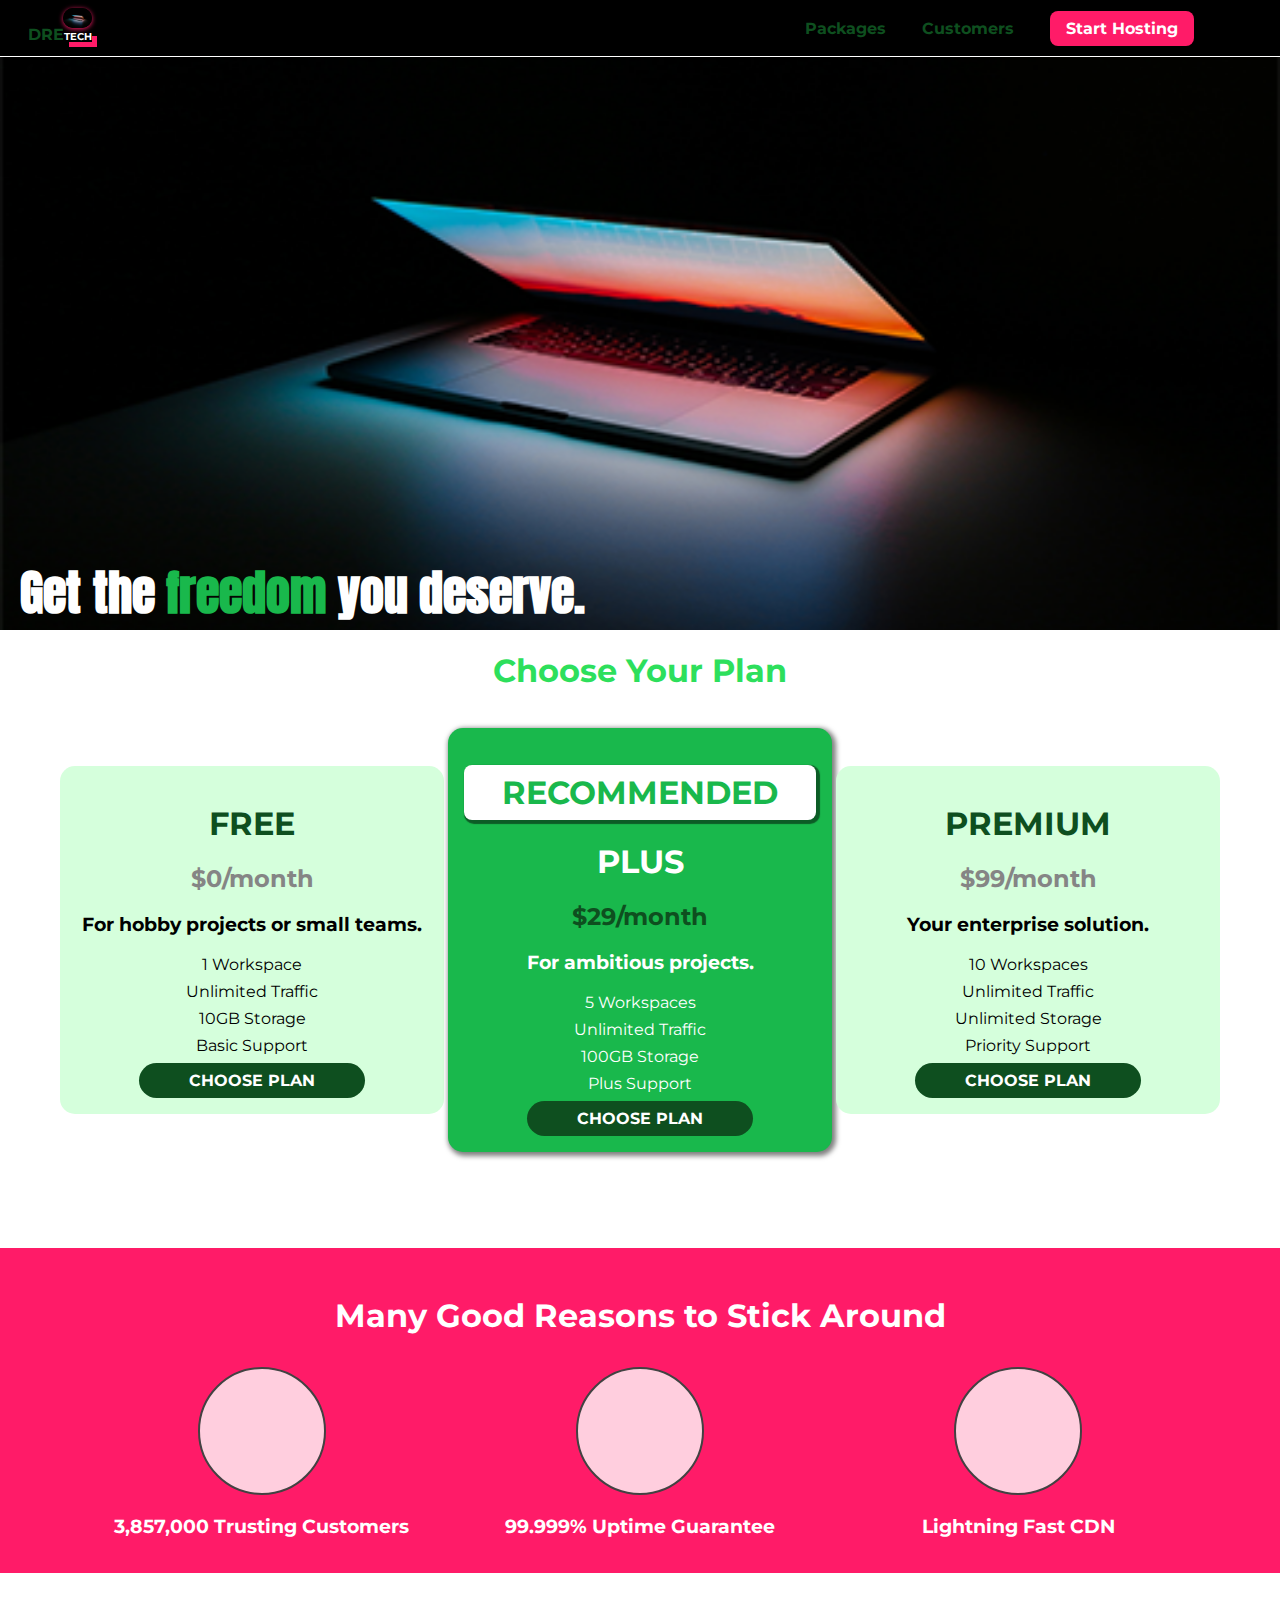
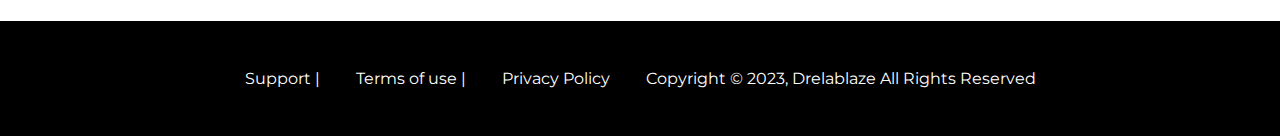
<file: index.html>
<!DOCTYPE html>
<html lang="en">

<head>
    <meta charset="UTF-8">
    <meta http-equiv="X-UA-Compatible" content="ie=edge">
    <meta name="viewport" content="width=device-width, initial-scale=1.0,user-scalable=Yes">
    <title>DRE-TECH</title>
    <link rel="shortcut icon" href="form.png">
    <link href="https://fonts.googleapis.com/css?family=Anton" rel="stylesheet">
    <link href="https://fonts.googleapis.com/css?family=Montserrat:400,700" rel="stylesheet">
    <link rel="stylesheet" href="shared.css">
    <link rel="stylesheet" href="main.css">
    
</head>

<body>
    <div class="backdrop"></div>
    <div class="modal">
        <h1 class="modal__title">Do you want to continue?</h1>
        <div class="modal__actions">
            <a href="start-hosting/index.html" class="modal__action">Yes!</a>
            <button class="modal__action modal__action--negative" type="button">No!</button>
        </div>
    </div>
    <header class="main-header">
        <div>
            <button class="toggle-button">
                <span class="toggle-button__bar"></span>
                <span class="toggle-button__bar"></span>
                <span class="toggle-button__bar"></span>
            </button>
            <a href="index.html" class="main-header__brand">
                <img src="form.png" alt="DRE-TECH">DRE<span>TECH</span> 
            </a>
        </div>
        <nav class="main-nav">
            <ul class="main-nav__items">
                <li class="main-nav__item">
                    <a href="packages/index.html">Packages</a>
                </li>
                <li class="main-nav__item">
                    <a href="customers/index.html">Customers</a>
                </li>
                <li class="main-nav__item main-nav__item--cta">
                    <a href="starthosting/index.html">Start Hosting</a>
                </li>
            </ul>
        </nav>
    </header>
    <nav class="mobile-nav">
        <ul class="mobile-nav__items">
            <li class="mobile-nav__item">
                <a href="packages/index.html">Packages</a>
            </li>
            <li class="mobile-nav__item">
                <a href="customers/index.html">Customers</a>
            </li>
            <li class="mobile-nav__item mobile-nav__item--cta">
                <a href="start-hosting/index.html">Start Hosting</a>
            </li>
        </ul>
    </nav>
    <main>
        <section id="product-overview">
            <h1 class="product-h1">Get the <span>freedom</span> you deserve.</h1>
        </section>
        <section id="plans">
            <h1 class="section-title">Choose Your Plan</h1>
            <div class="plan__list">
                <article class="plan">
                    <h1 class="plan__title">FREE</h1>
                    <h2 class="plan__price">$0/month</h2>
                    <h3>For hobby projects or small teams.</h3>
                    <ul>
                        <li>1 Workspace</li>
                        <li>Unlimited Traffic</li>
                        <li>10GB Storage</li>
                        <li>Basic Support</li>
                    </ul>
                    <div>
                        <button class="button">CHOOSE PLAN</button>
                    </div>
                </article>
                
                <article class="plan plan--highlighted">
                    <h1 class="plan-annotation">RECOMMENDED</h1>
                    <h1 class="plan__title">PLUS</h1>
                    <h2 class="plan__price">$29/month</h2>
                    <h3>For ambitious projects.</h3>
                    <ul>
                        <li>5 Workspaces</li>
                        <li>Unlimited Traffic</li>
                        <li>100GB Storage</li>
                        <li>Plus Support</li>
                    </ul>
                    <div>
                        <button class="button">CHOOSE PLAN</button>
                    </div>
                </article>

                <article class="plan">
                    <h1 class="plan__title">PREMIUM</h1>
                    <h2 class="plan__price">$99/month</h2>
                    <h3>Your enterprise solution.</h3>
                    <ul>
                        <li>10 Workspaces</li>
                        <li>Unlimited Traffic</li>
                        <li>Unlimited Storage</li>
                        <li>Priority Support</li>
                    </ul>
                    <div>
                        <button class="button">CHOOSE PLAN</button>
                    </div>
                </article>
            </div>
        </section>

        <section id="key-features">
            <h1 class="section-title">Many Good Reasons to Stick Around</h1>
            <ul class="key-feature__list">
                <li class="key-feature">
                    <div class="key-feature__image">

                    </div>
                    <p class="key-feature__description">3,857,000 Trusting Customers</p>
                </li>
                <li  class="key-feature">
                    <div class="key-feature__image">

                    </div>
                    <p class="key-feature__description">99.999% Uptime Guarantee</p>
                </li>
                <li  class="key-feature">
                    <div class="key-feature__image">

                    </div>
                    <p class="key-feature__description">Lightning Fast CDN</p>
                </li>
            </ul>
        </section>
    </main>
    <footer class="main-footer">
        <nav>
            <ul class="main-footer__links">
                <li class="main-footer__link">
                    <a href="#">Support</a> <span>|</span>
                </li>
                <li class="main-footer__link">
                    <a href="#">Terms of use</a> <span>|</span> 
                </li>
                <li class="main-footer__link">
                    <a href="#">Privacy Policy</a>
                </li>
                <li class="main-footer__link">
                    <p>Copyright &copy; 2023, Drelablaze All Rights Reserved</p>
                </li>
            </ul>
        </nav>
    </footer>
    <script src="shared.js"></script>
</body>
</html>
</file>
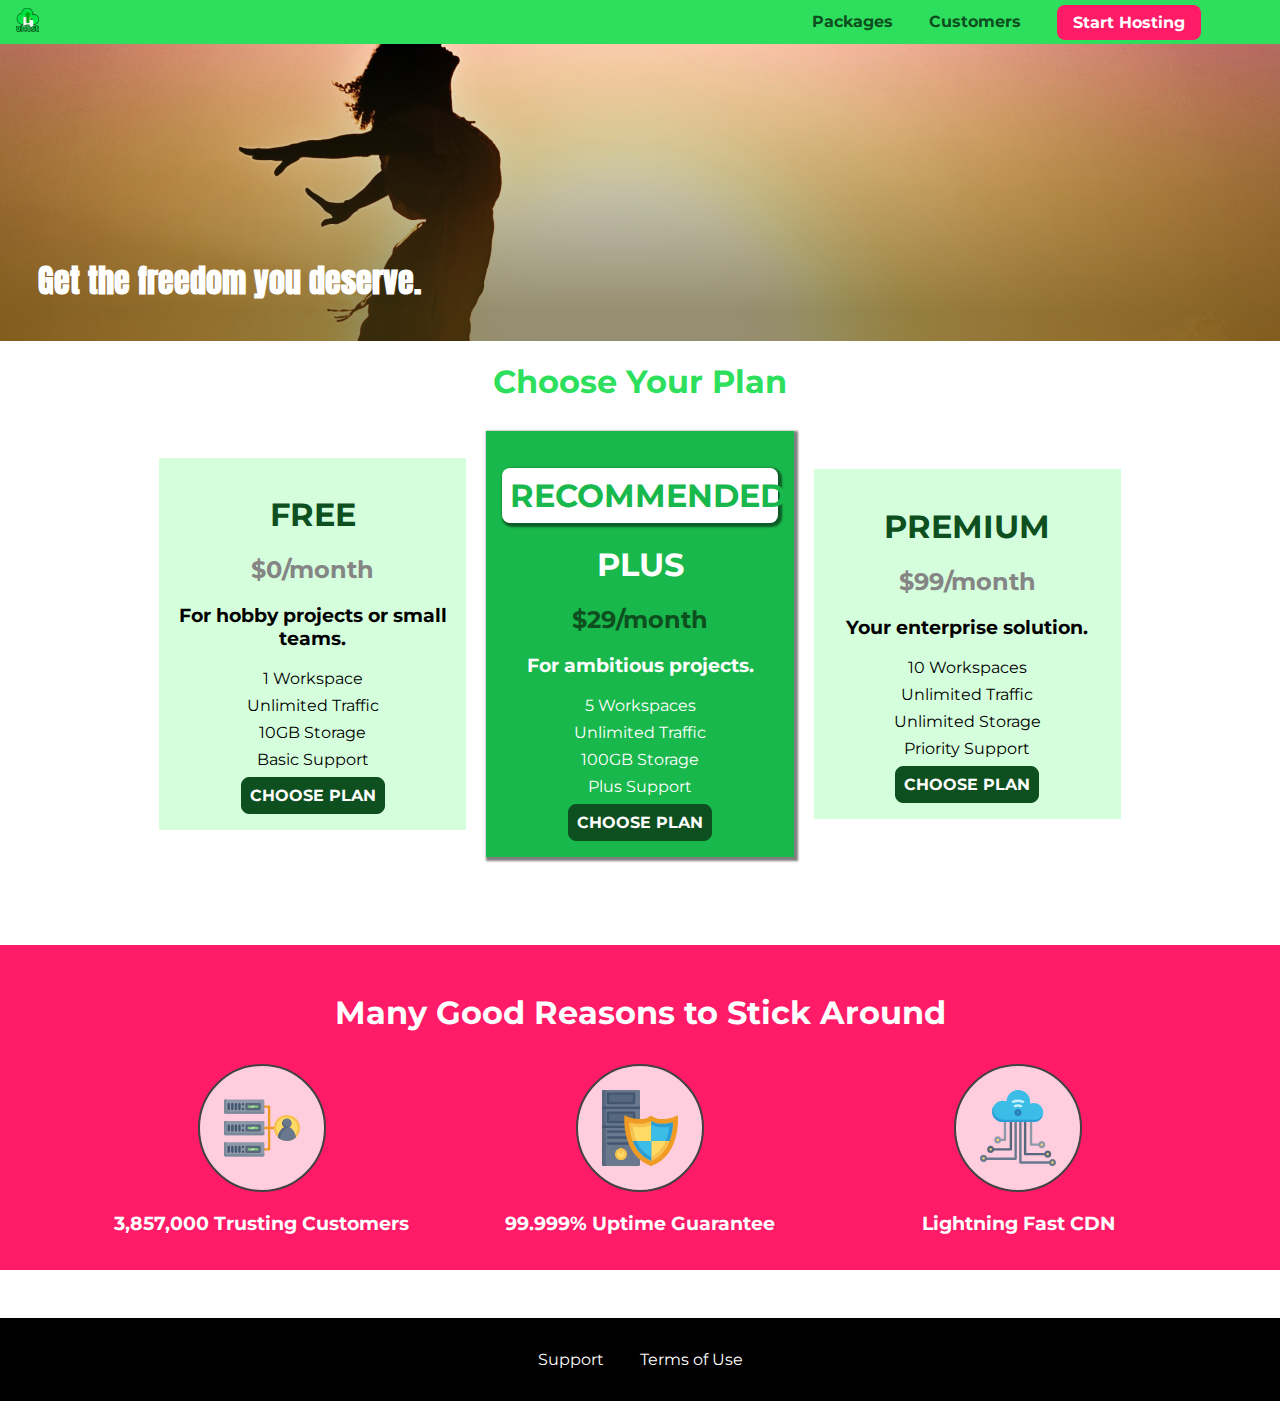
<file: css-and-js-01-adding-a-modal-starting-code/index.html>
<!DOCTYPE html>
<html lang="en">

<head>
    <meta charset="UTF-8">
    <meta http-equiv="X-UA-Compatible" content="ie=edge">
    <title>uHost</title>
    <link rel="shortcut icon" href="favicon.png">
    <link href="https://fonts.googleapis.com/css?family=Anton" rel="stylesheet">
    <link href="https://fonts.googleapis.com/css?family=Montserrat:400,700" rel="stylesheet">
    <link rel="stylesheet" href="shared.css">
    <link rel="stylesheet" href="main.css">
</head>

<body>
    <div class="backdrop"></div>
    <header class="main-header">
        <div>
            <a href="index.html" class="main-header__brand">
                <img src="images/uhost-icon.png" alt="uHost - Your favorite hosting company">
            </a>
        </div>
        <nav class="main-nav">
            <ul class="main-nav__items">
                <li class="main-nav__item">
                    <a href="packages/index.html">Packages</a>
                </li>
                <li class="main-nav__item">
                    <a href="customers/index.html">Customers</a>
                </li>
                <li class="main-nav__item main-nav__item--cta">
                    <a href="start-hosting/index.html">Start Hosting</a>
                </li>
            </ul>
        </nav>
    </header>
    <main>
        <section id="product-overview">
            <h1>Get the freedom you deserve.</h1>
        </section>
        <section id="plans">
            <h1 class="section-title">Choose Your Plan</h1>
            <div class="plan__list">
                <article class="plan">
                    <h1 class="plan__title">FREE</h1>
                    <h2 class="plan__price">$0/month</h2>
                    <h3>For hobby projects or small teams.</h3>
                    <ul class="plan__features">
                        <li class="plan__feature">1 Workspace</li>
                        <li class="plan__feature">Unlimited Traffic</li>
                        <li class="plan__feature">10GB Storage</li>
                        <li class="plan__feature">Basic Support</li>
                    </ul>
                    <div>
                        <button class="button">CHOOSE PLAN</button>
                    </div>
                </article>
                <article class="plan plan--highlighted">
                    <h1 class="plan__annotation">RECOMMENDED</h1>
                    <h1 class="plan__title">PLUS</h1>
                    <h2 class="plan__price">$29/month</h2>
                    <h3>For ambitious projects.</h3>
                    <ul class="plan__features">
                        <li class="plan__feature">5 Workspaces</li>
                        <li class="plan__feature">Unlimited Traffic</li>
                        <li class="plan__feature">100GB Storage</li>
                        <li class="plan__feature">Plus Support</li>
                    </ul>
                    <div>
                        <button class="button">CHOOSE PLAN</button>
                    </div>
                </article>
                <article class="plan">
                    <h1 class="plan__title">PREMIUM</h1>
                    <h2 class="plan__price">$99/month</h2>
                    <h3>Your enterprise solution.</h3>
                    <ul class="plan__features">
                        <li class="plan__feature">10 Workspaces</li>
                        <li class="plan__feature">Unlimited Traffic</li>
                        <li class="plan__feature">Unlimited Storage</li>
                        <li class="plan__feature">Priority Support</li>
                    </ul>
                    <div>
                        <button class="button">CHOOSE PLAN</button>
                    </div>
                </article>
            </div>
        </section>
        <section id="key-features">
            <h1 class="section-title">Many Good Reasons to Stick Around</h1>
            <ul class="key-feature__list">
                <li class="key-feature">
                    <div class="key-feature__image">
                        <svg viewBox="0 0 512 512">
                            <path style="fill:#F09B24;" d="M344,248h-32V112c0-4.418-3.582-8-8-8h-40c-4.418,0-8,3.582-8,8s3.582,8,8,8h32v128h-32  c-4.418,0-8,3.582-8,8s3.582,8,8,8h32v128h-32c-4.418,0-8,3.582-8,8s3.582,8,8,8h40c4.418,0,8-3.582,8-8V264h32c4.418,0,8-3.582,8-8  S348.418,248,344,248z"
                            />
                            <path style="fill:#8E9AA9;" d="M264,64H8c-4.418,0-8,3.582-8,8v80c0,4.418,3.582,8,8,8h256c4.418,0,8-3.582,8-8V72  C272,67.582,268.418,64,264,64z"
                            />
                            <path style="fill:#7C899B;" d="M24,144c-4.418,0-8-3.582-8-8V64H8c-4.418,0-8,3.582-8,8v80c0,4.418,3.582,8,8,8h256  c4.418,0,8-3.582,8-8v-8H24z"
                            />
                            <rect x="152" y="96" style="fill:#B8E3A8;" width="88" height="32" />
                            <g>
                                <polygon style="fill:#7EC97D;" points="152,96 152,128 166,128 198,96  " />
                                <polygon style="fill:#7EC97D;" points="220,96 188,128 240,128 240,96  " />
                            </g>
                            <path style="fill:#56677E;" d="M240,136h-88c-4.418,0-8-3.582-8-8V96c0-4.418,3.582-8,8-8h88c4.418,0,8,3.582,8,8v32  C248,132.418,244.418,136,240,136z M160,120h72v-16h-72V120z"
                            />
                            <g>
                                <path style="fill:#435670;" d="M32,136c-4.418,0-8-3.582-8-8V96c0-4.418,3.582-8,8-8s8,3.582,8,8v32C40,132.418,36.418,136,32,136z   "
                                />
                                <path style="fill:#435670;" d="M56,136c-4.418,0-8-3.582-8-8V96c0-4.418,3.582-8,8-8s8,3.582,8,8v32C64,132.418,60.418,136,56,136z   "
                                />
                                <path style="fill:#435670;" d="M80,136c-4.418,0-8-3.582-8-8V96c0-4.418,3.582-8,8-8s8,3.582,8,8v32C88,132.418,84.418,136,80,136z   "
                                />
                                <path style="fill:#435670;" d="M104,136c-4.418,0-8-3.582-8-8V96c0-4.418,3.582-8,8-8s8,3.582,8,8v32   C112,132.418,108.418,136,104,136z"
                                />
                                <path style="fill:#435670;" d="M128,105c-4.418,0-8-3.582-8-8v-1c0-4.418,3.582-8,8-8s8,3.582,8,8v1   C136,101.418,132.418,105,128,105z"
                                />
                                <path style="fill:#435670;" d="M128,136c-4.418,0-8-3.582-8-8v-1c0-4.418,3.582-8,8-8s8,3.582,8,8v1   C136,132.418,132.418,136,128,136z"
                                />
                            </g>
                            <path style="fill:#8E9AA9;" d="M264,208H8c-4.418,0-8,3.582-8,8v80c0,4.418,3.582,8,8,8h256c4.418,0,8-3.582,8-8v-80  C272,211.582,268.418,208,264,208z"
                            />
                            <path style="fill:#7C899B;" d="M24,288c-4.418,0-8-3.582-8-8v-72H8c-4.418,0-8,3.582-8,8v80c0,4.418,3.582,8,8,8h256  c4.418,0,8-3.582,8-8v-8H24z"
                            />
                            <rect x="152" y="240" style="fill:#B8E3A8;" width="88" height="32" />
                            <g>
                                <polygon style="fill:#7EC97D;" points="152,240 152,272 166,272 198,240  " />
                                <polygon style="fill:#7EC97D;" points="220,240 188,272 240,272 240,240  " />
                            </g>
                            <path style="fill:#56677E;" d="M240,280h-88c-4.418,0-8-3.582-8-8v-32c0-4.418,3.582-8,8-8h88c4.418,0,8,3.582,8,8v32  C248,276.418,244.418,280,240,280z M160,264h72v-16h-72V264z"
                            />
                            <g>
                                <path style="fill:#435670;" d="M32,280c-4.418,0-8-3.582-8-8v-32c0-4.418,3.582-8,8-8s8,3.582,8,8v32C40,276.418,36.418,280,32,280   z"
                                />
                                <path style="fill:#435670;" d="M56,280c-4.418,0-8-3.582-8-8v-32c0-4.418,3.582-8,8-8s8,3.582,8,8v32C64,276.418,60.418,280,56,280   z"
                                />
                                <path style="fill:#435670;" d="M80,280c-4.418,0-8-3.582-8-8v-32c0-4.418,3.582-8,8-8s8,3.582,8,8v32C88,276.418,84.418,280,80,280   z"
                                />
                                <path style="fill:#435670;" d="M104,280c-4.418,0-8-3.582-8-8v-32c0-4.418,3.582-8,8-8s8,3.582,8,8v32   C112,276.418,108.418,280,104,280z"
                                />
                                <path style="fill:#435670;" d="M128,249c-4.418,0-8-3.582-8-8v-1c0-4.418,3.582-8,8-8s8,3.582,8,8v1   C136,245.418,132.418,249,128,249z"
                                />
                                <path style="fill:#435670;" d="M128,280c-4.418,0-8-3.582-8-8v-1c0-4.418,3.582-8,8-8s8,3.582,8,8v1   C136,276.418,132.418,280,128,280z"
                                />
                            </g>
                            <path style="fill:#8E9AA9;" d="M264,352H8c-4.418,0-8,3.582-8,8v80c0,4.418,3.582,8,8,8h256c4.418,0,8-3.582,8-8v-80  C272,355.582,268.418,352,264,352z"
                            />
                            <path style="fill:#7C899B;" d="M24,432c-4.418,0-8-3.582-8-8v-72H8c-4.418,0-8,3.582-8,8v80c0,4.418,3.582,8,8,8h256  c4.418,0,8-3.582,8-8v-8H24z"
                            />
                            <rect x="152" y="384" style="fill:#B8E3A8;" width="88" height="32" />
                            <g>
                                <polygon style="fill:#7EC97D;" points="152,384 152,416 166,416 198,384  " />
                                <polygon style="fill:#7EC97D;" points="220,384 188,416 240,416 240,384  " />
                            </g>
                            <path style="fill:#56677E;" d="M240,424h-88c-4.418,0-8-3.582-8-8v-32c0-4.418,3.582-8,8-8h88c4.418,0,8,3.582,8,8v32  C248,420.418,244.418,424,240,424z M160,408h72v-16h-72V408z"
                            />
                            <g>
                                <path style="fill:#435670;" d="M32,424c-4.418,0-8-3.582-8-8v-32c0-4.418,3.582-8,8-8s8,3.582,8,8v32C40,420.418,36.418,424,32,424   z"
                                />
                                <path style="fill:#435670;" d="M56,424c-4.418,0-8-3.582-8-8v-32c0-4.418,3.582-8,8-8s8,3.582,8,8v32C64,420.418,60.418,424,56,424   z"
                                />
                                <path style="fill:#435670;" d="M80,424c-4.418,0-8-3.582-8-8v-32c0-4.418,3.582-8,8-8s8,3.582,8,8v32C88,420.418,84.418,424,80,424   z"
                                />
                                <path style="fill:#435670;" d="M104,424c-4.418,0-8-3.582-8-8v-32c0-4.418,3.582-8,8-8s8,3.582,8,8v32   C112,420.418,108.418,424,104,424z"
                                />
                                <path style="fill:#435670;" d="M128,393c-4.418,0-8-3.582-8-8v-1c0-4.418,3.582-8,8-8s8,3.582,8,8v1   C136,389.418,132.418,393,128,393z"
                                />
                                <path style="fill:#435670;" d="M128,424c-4.418,0-8-3.582-8-8v-1c0-4.418,3.582-8,8-8s8,3.582,8,8v1   C136,420.418,132.418,424,128,424z"
                                />
                            </g>
                            <path style="fill:#F7C14D;" d="M424,168c-48.523,0-88,39.477-88,88s39.477,88,88,88s88-39.477,88-88S472.523,168,424,168z" />
                            <path style="fill:#FFDB66;" d="M424,184c-39.701,0-72,32.299-72,72s32.299,72,72,72s72-32.299,72-72S463.701,184,424,184z" />
                            <path style="fill:#69788D;" d="M484.893,314.16C476.393,274.588,451.922,248,424,248s-52.393,26.588-60.893,66.16  c-0.605,2.82,0.354,5.749,2.511,7.664C381.731,336.124,402.465,344,424,344s42.269-7.876,58.381-22.176  C484.539,319.909,485.498,316.98,484.893,314.16z"
                            />
                            <path style="fill:#56677E;" d="M434.053,249.171C430.768,248.403,427.411,248,424,248c-27.922,0-52.393,26.588-60.893,66.16  c-0.605,2.82,0.354,5.749,2.511,7.664c3.383,3.002,6.979,5.703,10.734,8.125C384.904,286.243,407.373,255.378,434.053,249.171z"
                            />
                            <path style="fill:#69788D;" d="M424,192c-17.645,0-32,14.355-32,32s14.355,32,32,32s32-14.355,32-32S441.645,192,424,192z" />
                            <path style="fill:#56677E;" d="M432,248c-17.645,0-32-14.355-32-32c0-6.783,2.128-13.076,5.742-18.258  C397.444,203.53,392,213.138,392,224c0,17.645,14.355,32,32,32c10.862,0,20.471-5.444,26.258-13.742  C445.076,245.872,438.783,248,432,248z"
                            />

                        </svg>
                    </div>
                    <p class="key-feature__description">3,857,000 Trusting Customers</p>
                </li>
                <li class="key-feature">
                    <div class="key-feature__image">
                        <svg viewBox="0 0 512 512">
                            <path style="fill:#69788D;" d="M248,0H8C3.582,0,0,3.582,0,8v496c0,4.418,3.582,8,8,8h240c4.418,0,8-3.582,8-8V8  C256,3.582,252.418,0,248,0z"
                            />
                            <path style="fill:#56677E;" d="M24,504V8c0-4.418,3.582-8,8-8H8C3.582,0,0,3.582,0,8v496c0,4.418,3.582,8,8,8h24  C27.582,512,24,508.418,24,504z"
                            />
                            <g>
                                <rect x="0" y="112" style="fill:#435670;" width="256" height="16" />
                                <rect x="0" y="240" style="fill:#435670;" width="256" height="16" />
                            </g>
                            <path style="fill:#F7C14D;" d="M128,392c-22.056,0-40,17.944-40,40s17.944,40,40,40s40-17.944,40-40S150.056,392,128,392z" />
                            <path style="fill:#FFDB66;" d="M128,408c-13.233,0-24,10.767-24,24s10.767,24,24,24s24-10.767,24-24S141.233,408,128,408z" />
                            <path style="fill:#F7C14D;" d="M128,392c-2.739,0-5.414,0.278-8,0.805V424c0,4.418,3.582,8,8,8c4.418,0,8-3.582,8-8v-31.195  C133.414,392.278,130.739,392,128,392z"
                            />
                            <g>
                                <path style="fill:#435670;" d="M216,288H40c-4.418,0-8-3.582-8-8s3.582-8,8-8h176c4.418,0,8,3.582,8,8S220.418,288,216,288z"
                                />
                                <path style="fill:#435670;" d="M216,328H40c-4.418,0-8-3.582-8-8s3.582-8,8-8h176c4.418,0,8,3.582,8,8S220.418,328,216,328z"
                                />
                                <path style="fill:#435670;" d="M216,368H40c-4.418,0-8-3.582-8-8s3.582-8,8-8h176c4.418,0,8,3.582,8,8S220.418,368,216,368z"
                                />
                                <path style="fill:#435670;" d="M216,16H40c-4.418,0-8,3.582-8,8v64c0,4.418,3.582,8,8,8h176c4.418,0,8-3.582,8-8V24   C224,19.582,220.418,16,216,16z"
                                />
                            </g>
                            <rect x="48" y="32" style="fill:#56677E;" width="160" height="48" />
                            <path style="fill:#435670;" d="M216,144H40c-4.418,0-8,3.582-8,8v64c0,4.418,3.582,8,8,8h176c4.418,0,8-3.582,8-8v-64  C224,147.582,220.418,144,216,144z"
                            />
                            <rect x="48" y="160" style="fill:#56677E;" width="160" height="48" />
                            <path style="fill:#F09B24;" d="M511.747,180.237c-0.194-6.537-8.107-10.107-13.135-5.894c-5.6,4.693-42.904,21.282-98.514,21.282  c-33.45,0-64.625-20.999-64.929-21.206c-2.9-1.991-6.764-1.85-9.512,0.346c-2.677,2.135-27.201,20.86-63.793,20.86  c-55.607,0-92.914-16.589-98.515-21.282c-5.028-4.211-12.941-0.645-13.135,5.894c-1.634,54.834,4.655,105.941,18.693,151.903  c12.096,39.604,29.759,74.047,52.497,102.373c27.538,34.304,62.743,59.882,104.66,76.045c3.069,1.918,6.757,1.921,9.83,0  c41.917-16.163,77.122-41.741,104.66-76.045c22.738-28.326,40.401-62.77,52.497-102.373  C507.092,286.179,513.381,235.071,511.747,180.237z"
                            />
                            <path style="fill:#F7C14D;" d="M476.21,221.226c-1.953-1.631-4.568-2.235-7.036-1.628c-21.686,5.327-44.926,8.028-69.075,8.028  c-25.926,0-49.633-8.975-64.955-16.504c-2.307-1.134-5.016-1.091-7.284,0.116c-14.059,7.477-36.919,16.388-65.994,16.388  c-24.153,0-47.394-2.701-69.075-8.028c-5.155-1.268-10.221,2.966-9.894,8.261c2.077,33.693,7.668,65.635,16.616,94.935  c22.774,74.565,66.139,126.334,128.888,153.868c2.032,0.891,4.397,0.891,6.43,0c61.777-27.107,104.716-78.876,127.62-153.868  c8.948-29.3,14.539-61.241,16.616-94.935C479.224,225.319,478.163,222.856,476.21,221.226z"
                            />
                            <path style="fill:#FFDB66;" d="M331.609,451.727c-52.604-25.289-89.304-70.987-109.144-135.944  c-6.532-21.39-11.162-44.336-13.82-68.447c17.133,2.852,34.952,4.291,53.22,4.291c29.394,0,53.376-7.793,69.978-15.561  c17.44,7.736,41.656,15.561,68.256,15.561c18.267,0,36.085-1.439,53.219-4.291c-2.659,24.112-7.288,47.06-13.82,68.448  C419.545,381.108,383.27,426.805,331.609,451.727z"
                            />
                            <g>
                                <path style="fill:#2C9DD4;" d="M479.066,227.858c0.157-2.539-0.903-5.002-2.856-6.633s-4.568-2.235-7.036-1.628   c-21.686,5.327-44.926,8.028-69.075,8.028c-25.926,0-49.633-8.975-64.955-16.504c-1.057-0.52-2.2-0.78-3.345-0.806l-0.072,133.351   h123.601c2.556-6.746,4.933-13.702,7.123-20.874C471.398,293.493,476.989,261.552,479.066,227.858z"
                                />
                                <path style="fill:#2C9DD4;" d="M206.658,343.667c24.153,63.42,65.028,108.108,121.743,132.995c1.031,0.452,2.147,0.673,3.263,0.666   l0.063-133.661H206.658z"
                                />
                            </g>
                            <g>
                                <path style="fill:#3CBDE8;" d="M439.497,315.783c6.532-21.389,11.161-44.336,13.82-68.448c-17.134,2.852-34.952,4.291-53.219,4.291   c-26.6,0-50.815-7.824-68.256-15.561l-0.116,107.601h97.758C433.179,334.807,436.524,325.518,439.497,315.783z"
                                />
                                <path style="fill:#3CBDE8;" d="M232.523,343.667c21.144,50.298,54.363,86.56,99.087,108.06l0.117-108.06H232.523z" />
                            </g>
                        </svg>
                    </div>
                    <p class="key-feature__description">99.999% Uptime Guarantee</p>
                </li>
                <li class="key-feature">
                    <div class="key-feature__image">
                        <svg viewBox="0 0 512 512">
                            <path style="fill:#8E9AA9;" d="M168,200c-4.418,0-8,3.582-8,8v120h-17.376c-3.302-9.311-12.194-16-22.624-16  c-13.234,0-24,10.767-24,24s10.766,24,24,24c10.429,0,19.321-6.689,22.624-16H168c4.418,0,8-3.582,8-8V208  C176,203.582,172.418,200,168,200z"
                            />
                            <path style="fill:#FFDB66;" d="M120,328c-4.411,0-8,3.589-8,8s3.589,8,8,8s8-3.589,8-8S124.411,328,120,328z" />
                            <path style="fill:#56677E;" d="M208,200c-4.418,0-8,3.582-8,8v184H94.624C91.322,382.689,82.43,376,72,376  c-13.234,0-24,10.767-24,24s10.766,24,24,24c10.429,0,19.321-6.689,22.624-16H208c4.418,0,8-3.582,8-8V208  C216,203.582,212.418,200,208,200z"
                            />
                            <path style="fill:#FFDB66;" d="M72,392c-4.411,0-8,3.589-8,8s3.589,8,8,8s8-3.589,8-8S76.411,392,72,392z" />
                            <path style="fill:#69788D;" d="M240,208c-4.418,0-8,3.582-8,8v239H47.24c-2.671-10.34-12.078-18-23.24-18c-13.234,0-24,10.767-24,24  s10.766,24,24,24c9.666,0,18.009-5.747,21.809-14H240c4.418,0,8-3.582,8-8V216C248,211.582,244.418,208,240,208z"
                            />
                            <path style="fill:#FFDB66;" d="M24,453c-4.411,0-8,3.589-8,8s3.589,8,8,8s8-3.589,8-8S28.411,453,24,453z" />
                            <path style="fill:#69788D;" d="M488,464c-10.429,0-19.321,6.689-22.624,16H280V208c0-4.418-3.582-8-8-8s-8,3.582-8,8v280  c0,4.418,3.582,8,8,8h193.376c3.302,9.311,12.194,16,22.624,16c13.234,0,24-10.767,24-24S501.234,464,488,464z"
                            />
                            <path style="fill:#FFDB66;" d="M488,480c-4.411,0-8,3.589-8,8s3.589,8,8,8s8-3.589,8-8S492.411,480,488,480z" />
                            <path style="fill:#56677E;" d="M456,408c-10.429,0-19.321,6.689-22.624,16H312V208c0-4.418-3.582-8-8-8s-8,3.582-8,8v224  c0,4.418,3.582,8,8,8h129.376c3.302,9.311,12.194,16,22.624,16c13.234,0,24-10.767,24-24S469.234,408,456,408z"
                            />
                            <path style="fill:#FFDB66;" d="M456,424c-4.411,0-8,3.589-8,8s3.589,8,8,8s8-3.589,8-8S460.411,424,456,424z" />
                            <path style="fill:#8E9AA9;" d="M416,344c-10.429,0-19.321,6.689-22.624,16H352V208c0-4.418-3.582-8-8-8s-8,3.582-8,8v160  c0,4.418,3.582,8,8,8h49.376c3.302,9.311,12.194,16,22.624,16c13.234,0,24-10.767,24-24S429.234,344,416,344z"
                            />
                            <path style="fill:#FFDB66;" d="M416,360c-4.411,0-8,3.589-8,8s3.589,8,8,8s8-3.589,8-8S420.411,360,416,360z" />
                            <path style="fill:#3CBDE8;" d="M362,88c-8.741,0-17.231,1.751-25.06,5.085C337.646,88.797,338,84.43,338,80  c0-44.112-35.888-80-80-80c-42.823,0-77.895,33.816-79.909,76.149C170.393,73.415,162.244,72,154,72c-39.701,0-72,32.299-72,72  s32.299,72,72,72h208c35.29,0,64-28.71,64-64S397.29,88,362,88z"
                            />
                            <path style="fill:#2C9DD4;" d="M368,200H160c-39.701,0-72-32.299-72-72c0-5.863,0.721-11.559,2.05-17.019  C84.918,120.88,82,132.102,82,144c0,39.701,32.299,72,72,72h208c30.389,0,55.88-21.296,62.379-49.743  C413.565,186.327,392.352,200,368,200z"
                            />
                            <path style="fill:#2A7DB5;" d="M256,128c-13.234,0-24,10.767-24,24s10.766,24,24,24c13.233,0,24-10.767,24-24S269.233,128,256,128z"
                            />
                            <path style="fill:#2C9DD4;" d="M256,144c-4.411,0-8,3.589-8,8s3.589,8,8,8c4.411,0,8-3.589,8-8S260.411,144,256,144z" />
                            <g>
                                <path style="fill:#C5F1FA;" d="M221.755,87.695c-2.994,0-5.864-1.688-7.233-4.572c-1.894-3.991-0.194-8.763,3.798-10.657   C230.157,66.849,242.834,64,256,64c13.166,0,25.844,2.849,37.68,8.466c3.992,1.895,5.692,6.666,3.798,10.657   s-6.666,5.692-10.657,3.798C277.144,82.328,266.774,80,256,80c-10.774,0-21.144,2.328-30.821,6.921   C224.072,87.446,222.904,87.695,221.755,87.695z"
                                />
                                <path style="fill:#C5F1FA;" d="M276.545,116.618c-1.148,0-2.316-0.249-3.424-0.774C267.745,113.293,261.985,112,256,112   c-5.985,0-11.745,1.293-17.121,3.844c-3.991,1.895-8.763,0.192-10.657-3.798c-1.894-3.992-0.193-8.764,3.798-10.657   C239.557,97.813,247.625,96,256,96c8.376,0,16.444,1.813,23.98,5.389c3.991,1.894,5.692,6.665,3.798,10.657   C282.41,114.93,279.539,116.618,276.545,116.618z"
                                />
                            </g>

                        </svg>
                    </div>
                    <p class="key-feature__description">Lightning Fast CDN</p>
                </li>
            </ul>
        </section>
    </main>
    <footer class="main-footer">
        <nav>
            <ul class="main-footer__links">
                <li class="main-footer__link">
                    <a href="#">Support</a>
                </li>
                <li class="main-footer__link">
                    <a href="#">Terms of Use</a>
                </li>
            </ul>
        </nav>
    </footer>
</body>

</html>
</file>
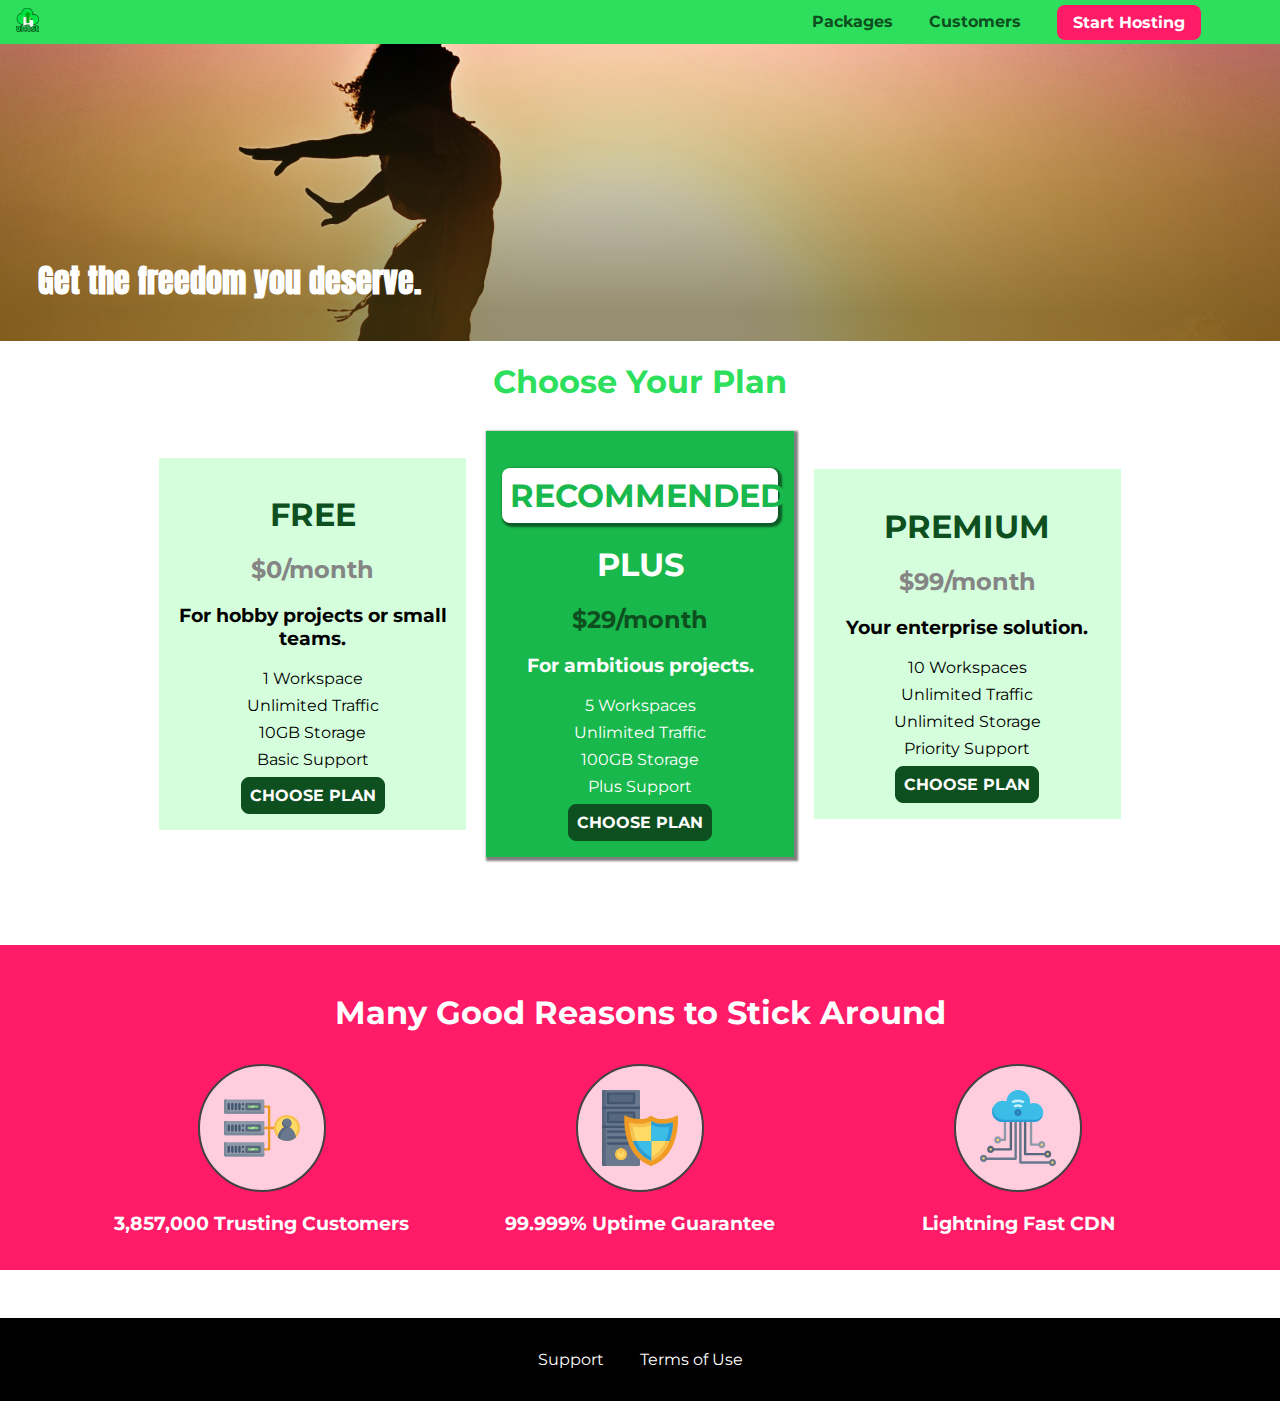
<file: css-and-js-03-assignment-solution/index.html>
<!DOCTYPE html>
<html lang="en">

<head>
    <meta charset="UTF-8">
    <meta http-equiv="X-UA-Compatible" content="ie=edge">
    <title>uHost</title>
    <link rel="shortcut icon" href="favicon.png">
    <link href="https://fonts.googleapis.com/css?family=Anton" rel="stylesheet">
    <link href="https://fonts.googleapis.com/css?family=Montserrat:400,700" rel="stylesheet">
    <link rel="stylesheet" href="shared.css">
    <link rel="stylesheet" href="main.css">
</head>

<body>
    <div class="backdrop"></div>
    <div class="modal">
        <h1 class="modal__title">Do you want to continue?</h1>
        <div class="modal__actions">
            <a href="start-hosting/index.html" class="modal__action">Yes!</a>
            <button class="modal__action modal__action--negative" type="button">No!</button>
        </div>
    </div>
    <header class="main-header">
        <div>
            <a href="index.html" class="main-header__brand">
                <img src="images/uhost-icon.png" alt="uHost - Your favorite hosting company">
            </a>
        </div>
        <nav class="main-nav">
            <ul class="main-nav__items">
                <li class="main-nav__item">
                    <a href="packages/index.html">Packages</a>
                </li>
                <li class="main-nav__item">
                    <a href="customers/index.html">Customers</a>
                </li>
                <li class="main-nav__item main-nav__item--cta">
                    <a href="start-hosting/index.html">Start Hosting</a>
                </li>
            </ul>
        </nav>
    </header>
    <main>
        <section id="product-overview">
            <h1>Get the freedom you deserve.</h1>
        </section>
        <section id="plans">
            <h1 class="section-title">Choose Your Plan</h1>
            <div class="plan__list">
                <article class="plan">
                    <h1 class="plan__title">FREE</h1>
                    <h2 class="plan__price">$0/month</h2>
                    <h3>For hobby projects or small teams.</h3>
                    <ul class="plan__features">
                        <li class="plan__feature">1 Workspace</li>
                        <li class="plan__feature">Unlimited Traffic</li>
                        <li class="plan__feature">10GB Storage</li>
                        <li class="plan__feature">Basic Support</li>
                    </ul>
                    <div>
                        <button class="button">CHOOSE PLAN</button>
                    </div>
                </article>
                <article class="plan plan--highlighted">
                    <h1 class="plan__annotation">RECOMMENDED</h1>
                    <h1 class="plan__title">PLUS</h1>
                    <h2 class="plan__price">$29/month</h2>
                    <h3>For ambitious projects.</h3>
                    <ul class="plan__features">
                        <li class="plan__feature">5 Workspaces</li>
                        <li class="plan__feature">Unlimited Traffic</li>
                        <li class="plan__feature">100GB Storage</li>
                        <li class="plan__feature">Plus Support</li>
                    </ul>
                    <div>
                        <button class="button">CHOOSE PLAN</button>
                    </div>
                </article>
                <article class="plan">
                    <h1 class="plan__title">PREMIUM</h1>
                    <h2 class="plan__price">$99/month</h2>
                    <h3>Your enterprise solution.</h3>
                    <ul class="plan__features">
                        <li class="plan__feature">10 Workspaces</li>
                        <li class="plan__feature">Unlimited Traffic</li>
                        <li class="plan__feature">Unlimited Storage</li>
                        <li class="plan__feature">Priority Support</li>
                    </ul>
                    <div>
                        <button class="button">CHOOSE PLAN</button>
                    </div>
                </article>
            </div>
        </section>
        <section id="key-features">
            <h1 class="section-title">Many Good Reasons to Stick Around</h1>
            <ul class="key-feature__list">
                <li class="key-feature">
                    <div class="key-feature__image">
                        <svg viewBox="0 0 512 512">
                            <path style="fill:#F09B24;" d="M344,248h-32V112c0-4.418-3.582-8-8-8h-40c-4.418,0-8,3.582-8,8s3.582,8,8,8h32v128h-32  c-4.418,0-8,3.582-8,8s3.582,8,8,8h32v128h-32c-4.418,0-8,3.582-8,8s3.582,8,8,8h40c4.418,0,8-3.582,8-8V264h32c4.418,0,8-3.582,8-8  S348.418,248,344,248z"
                            />
                            <path style="fill:#8E9AA9;" d="M264,64H8c-4.418,0-8,3.582-8,8v80c0,4.418,3.582,8,8,8h256c4.418,0,8-3.582,8-8V72  C272,67.582,268.418,64,264,64z"
                            />
                            <path style="fill:#7C899B;" d="M24,144c-4.418,0-8-3.582-8-8V64H8c-4.418,0-8,3.582-8,8v80c0,4.418,3.582,8,8,8h256  c4.418,0,8-3.582,8-8v-8H24z"
                            />
                            <rect x="152" y="96" style="fill:#B8E3A8;" width="88" height="32" />
                            <g>
                                <polygon style="fill:#7EC97D;" points="152,96 152,128 166,128 198,96  " />
                                <polygon style="fill:#7EC97D;" points="220,96 188,128 240,128 240,96  " />
                            </g>
                            <path style="fill:#56677E;" d="M240,136h-88c-4.418,0-8-3.582-8-8V96c0-4.418,3.582-8,8-8h88c4.418,0,8,3.582,8,8v32  C248,132.418,244.418,136,240,136z M160,120h72v-16h-72V120z"
                            />
                            <g>
                                <path style="fill:#435670;" d="M32,136c-4.418,0-8-3.582-8-8V96c0-4.418,3.582-8,8-8s8,3.582,8,8v32C40,132.418,36.418,136,32,136z   "
                                />
                                <path style="fill:#435670;" d="M56,136c-4.418,0-8-3.582-8-8V96c0-4.418,3.582-8,8-8s8,3.582,8,8v32C64,132.418,60.418,136,56,136z   "
                                />
                                <path style="fill:#435670;" d="M80,136c-4.418,0-8-3.582-8-8V96c0-4.418,3.582-8,8-8s8,3.582,8,8v32C88,132.418,84.418,136,80,136z   "
                                />
                                <path style="fill:#435670;" d="M104,136c-4.418,0-8-3.582-8-8V96c0-4.418,3.582-8,8-8s8,3.582,8,8v32   C112,132.418,108.418,136,104,136z"
                                />
                                <path style="fill:#435670;" d="M128,105c-4.418,0-8-3.582-8-8v-1c0-4.418,3.582-8,8-8s8,3.582,8,8v1   C136,101.418,132.418,105,128,105z"
                                />
                                <path style="fill:#435670;" d="M128,136c-4.418,0-8-3.582-8-8v-1c0-4.418,3.582-8,8-8s8,3.582,8,8v1   C136,132.418,132.418,136,128,136z"
                                />
                            </g>
                            <path style="fill:#8E9AA9;" d="M264,208H8c-4.418,0-8,3.582-8,8v80c0,4.418,3.582,8,8,8h256c4.418,0,8-3.582,8-8v-80  C272,211.582,268.418,208,264,208z"
                            />
                            <path style="fill:#7C899B;" d="M24,288c-4.418,0-8-3.582-8-8v-72H8c-4.418,0-8,3.582-8,8v80c0,4.418,3.582,8,8,8h256  c4.418,0,8-3.582,8-8v-8H24z"
                            />
                            <rect x="152" y="240" style="fill:#B8E3A8;" width="88" height="32" />
                            <g>
                                <polygon style="fill:#7EC97D;" points="152,240 152,272 166,272 198,240  " />
                                <polygon style="fill:#7EC97D;" points="220,240 188,272 240,272 240,240  " />
                            </g>
                            <path style="fill:#56677E;" d="M240,280h-88c-4.418,0-8-3.582-8-8v-32c0-4.418,3.582-8,8-8h88c4.418,0,8,3.582,8,8v32  C248,276.418,244.418,280,240,280z M160,264h72v-16h-72V264z"
                            />
                            <g>
                                <path style="fill:#435670;" d="M32,280c-4.418,0-8-3.582-8-8v-32c0-4.418,3.582-8,8-8s8,3.582,8,8v32C40,276.418,36.418,280,32,280   z"
                                />
                                <path style="fill:#435670;" d="M56,280c-4.418,0-8-3.582-8-8v-32c0-4.418,3.582-8,8-8s8,3.582,8,8v32C64,276.418,60.418,280,56,280   z"
                                />
                                <path style="fill:#435670;" d="M80,280c-4.418,0-8-3.582-8-8v-32c0-4.418,3.582-8,8-8s8,3.582,8,8v32C88,276.418,84.418,280,80,280   z"
                                />
                                <path style="fill:#435670;" d="M104,280c-4.418,0-8-3.582-8-8v-32c0-4.418,3.582-8,8-8s8,3.582,8,8v32   C112,276.418,108.418,280,104,280z"
                                />
                                <path style="fill:#435670;" d="M128,249c-4.418,0-8-3.582-8-8v-1c0-4.418,3.582-8,8-8s8,3.582,8,8v1   C136,245.418,132.418,249,128,249z"
                                />
                                <path style="fill:#435670;" d="M128,280c-4.418,0-8-3.582-8-8v-1c0-4.418,3.582-8,8-8s8,3.582,8,8v1   C136,276.418,132.418,280,128,280z"
                                />
                            </g>
                            <path style="fill:#8E9AA9;" d="M264,352H8c-4.418,0-8,3.582-8,8v80c0,4.418,3.582,8,8,8h256c4.418,0,8-3.582,8-8v-80  C272,355.582,268.418,352,264,352z"
                            />
                            <path style="fill:#7C899B;" d="M24,432c-4.418,0-8-3.582-8-8v-72H8c-4.418,0-8,3.582-8,8v80c0,4.418,3.582,8,8,8h256  c4.418,0,8-3.582,8-8v-8H24z"
                            />
                            <rect x="152" y="384" style="fill:#B8E3A8;" width="88" height="32" />
                            <g>
                                <polygon style="fill:#7EC97D;" points="152,384 152,416 166,416 198,384  " />
                                <polygon style="fill:#7EC97D;" points="220,384 188,416 240,416 240,384  " />
                            </g>
                            <path style="fill:#56677E;" d="M240,424h-88c-4.418,0-8-3.582-8-8v-32c0-4.418,3.582-8,8-8h88c4.418,0,8,3.582,8,8v32  C248,420.418,244.418,424,240,424z M160,408h72v-16h-72V408z"
                            />
                            <g>
                                <path style="fill:#435670;" d="M32,424c-4.418,0-8-3.582-8-8v-32c0-4.418,3.582-8,8-8s8,3.582,8,8v32C40,420.418,36.418,424,32,424   z"
                                />
                                <path style="fill:#435670;" d="M56,424c-4.418,0-8-3.582-8-8v-32c0-4.418,3.582-8,8-8s8,3.582,8,8v32C64,420.418,60.418,424,56,424   z"
                                />
                                <path style="fill:#435670;" d="M80,424c-4.418,0-8-3.582-8-8v-32c0-4.418,3.582-8,8-8s8,3.582,8,8v32C88,420.418,84.418,424,80,424   z"
                                />
                                <path style="fill:#435670;" d="M104,424c-4.418,0-8-3.582-8-8v-32c0-4.418,3.582-8,8-8s8,3.582,8,8v32   C112,420.418,108.418,424,104,424z"
                                />
                                <path style="fill:#435670;" d="M128,393c-4.418,0-8-3.582-8-8v-1c0-4.418,3.582-8,8-8s8,3.582,8,8v1   C136,389.418,132.418,393,128,393z"
                                />
                                <path style="fill:#435670;" d="M128,424c-4.418,0-8-3.582-8-8v-1c0-4.418,3.582-8,8-8s8,3.582,8,8v1   C136,420.418,132.418,424,128,424z"
                                />
                            </g>
                            <path style="fill:#F7C14D;" d="M424,168c-48.523,0-88,39.477-88,88s39.477,88,88,88s88-39.477,88-88S472.523,168,424,168z" />
                            <path style="fill:#FFDB66;" d="M424,184c-39.701,0-72,32.299-72,72s32.299,72,72,72s72-32.299,72-72S463.701,184,424,184z" />
                            <path style="fill:#69788D;" d="M484.893,314.16C476.393,274.588,451.922,248,424,248s-52.393,26.588-60.893,66.16  c-0.605,2.82,0.354,5.749,2.511,7.664C381.731,336.124,402.465,344,424,344s42.269-7.876,58.381-22.176  C484.539,319.909,485.498,316.98,484.893,314.16z"
                            />
                            <path style="fill:#56677E;" d="M434.053,249.171C430.768,248.403,427.411,248,424,248c-27.922,0-52.393,26.588-60.893,66.16  c-0.605,2.82,0.354,5.749,2.511,7.664c3.383,3.002,6.979,5.703,10.734,8.125C384.904,286.243,407.373,255.378,434.053,249.171z"
                            />
                            <path style="fill:#69788D;" d="M424,192c-17.645,0-32,14.355-32,32s14.355,32,32,32s32-14.355,32-32S441.645,192,424,192z" />
                            <path style="fill:#56677E;" d="M432,248c-17.645,0-32-14.355-32-32c0-6.783,2.128-13.076,5.742-18.258  C397.444,203.53,392,213.138,392,224c0,17.645,14.355,32,32,32c10.862,0,20.471-5.444,26.258-13.742  C445.076,245.872,438.783,248,432,248z"
                            />

                        </svg>
                    </div>
                    <p class="key-feature__description">3,857,000 Trusting Customers</p>
                </li>
                <li class="key-feature">
                    <div class="key-feature__image">
                        <svg viewBox="0 0 512 512">
                            <path style="fill:#69788D;" d="M248,0H8C3.582,0,0,3.582,0,8v496c0,4.418,3.582,8,8,8h240c4.418,0,8-3.582,8-8V8  C256,3.582,252.418,0,248,0z"
                            />
                            <path style="fill:#56677E;" d="M24,504V8c0-4.418,3.582-8,8-8H8C3.582,0,0,3.582,0,8v496c0,4.418,3.582,8,8,8h24  C27.582,512,24,508.418,24,504z"
                            />
                            <g>
                                <rect x="0" y="112" style="fill:#435670;" width="256" height="16" />
                                <rect x="0" y="240" style="fill:#435670;" width="256" height="16" />
                            </g>
                            <path style="fill:#F7C14D;" d="M128,392c-22.056,0-40,17.944-40,40s17.944,40,40,40s40-17.944,40-40S150.056,392,128,392z" />
                            <path style="fill:#FFDB66;" d="M128,408c-13.233,0-24,10.767-24,24s10.767,24,24,24s24-10.767,24-24S141.233,408,128,408z" />
                            <path style="fill:#F7C14D;" d="M128,392c-2.739,0-5.414,0.278-8,0.805V424c0,4.418,3.582,8,8,8c4.418,0,8-3.582,8-8v-31.195  C133.414,392.278,130.739,392,128,392z"
                            />
                            <g>
                                <path style="fill:#435670;" d="M216,288H40c-4.418,0-8-3.582-8-8s3.582-8,8-8h176c4.418,0,8,3.582,8,8S220.418,288,216,288z"
                                />
                                <path style="fill:#435670;" d="M216,328H40c-4.418,0-8-3.582-8-8s3.582-8,8-8h176c4.418,0,8,3.582,8,8S220.418,328,216,328z"
                                />
                                <path style="fill:#435670;" d="M216,368H40c-4.418,0-8-3.582-8-8s3.582-8,8-8h176c4.418,0,8,3.582,8,8S220.418,368,216,368z"
                                />
                                <path style="fill:#435670;" d="M216,16H40c-4.418,0-8,3.582-8,8v64c0,4.418,3.582,8,8,8h176c4.418,0,8-3.582,8-8V24   C224,19.582,220.418,16,216,16z"
                                />
                            </g>
                            <rect x="48" y="32" style="fill:#56677E;" width="160" height="48" />
                            <path style="fill:#435670;" d="M216,144H40c-4.418,0-8,3.582-8,8v64c0,4.418,3.582,8,8,8h176c4.418,0,8-3.582,8-8v-64  C224,147.582,220.418,144,216,144z"
                            />
                            <rect x="48" y="160" style="fill:#56677E;" width="160" height="48" />
                            <path style="fill:#F09B24;" d="M511.747,180.237c-0.194-6.537-8.107-10.107-13.135-5.894c-5.6,4.693-42.904,21.282-98.514,21.282  c-33.45,0-64.625-20.999-64.929-21.206c-2.9-1.991-6.764-1.85-9.512,0.346c-2.677,2.135-27.201,20.86-63.793,20.86  c-55.607,0-92.914-16.589-98.515-21.282c-5.028-4.211-12.941-0.645-13.135,5.894c-1.634,54.834,4.655,105.941,18.693,151.903  c12.096,39.604,29.759,74.047,52.497,102.373c27.538,34.304,62.743,59.882,104.66,76.045c3.069,1.918,6.757,1.921,9.83,0  c41.917-16.163,77.122-41.741,104.66-76.045c22.738-28.326,40.401-62.77,52.497-102.373  C507.092,286.179,513.381,235.071,511.747,180.237z"
                            />
                            <path style="fill:#F7C14D;" d="M476.21,221.226c-1.953-1.631-4.568-2.235-7.036-1.628c-21.686,5.327-44.926,8.028-69.075,8.028  c-25.926,0-49.633-8.975-64.955-16.504c-2.307-1.134-5.016-1.091-7.284,0.116c-14.059,7.477-36.919,16.388-65.994,16.388  c-24.153,0-47.394-2.701-69.075-8.028c-5.155-1.268-10.221,2.966-9.894,8.261c2.077,33.693,7.668,65.635,16.616,94.935  c22.774,74.565,66.139,126.334,128.888,153.868c2.032,0.891,4.397,0.891,6.43,0c61.777-27.107,104.716-78.876,127.62-153.868  c8.948-29.3,14.539-61.241,16.616-94.935C479.224,225.319,478.163,222.856,476.21,221.226z"
                            />
                            <path style="fill:#FFDB66;" d="M331.609,451.727c-52.604-25.289-89.304-70.987-109.144-135.944  c-6.532-21.39-11.162-44.336-13.82-68.447c17.133,2.852,34.952,4.291,53.22,4.291c29.394,0,53.376-7.793,69.978-15.561  c17.44,7.736,41.656,15.561,68.256,15.561c18.267,0,36.085-1.439,53.219-4.291c-2.659,24.112-7.288,47.06-13.82,68.448  C419.545,381.108,383.27,426.805,331.609,451.727z"
                            />
                            <g>
                                <path style="fill:#2C9DD4;" d="M479.066,227.858c0.157-2.539-0.903-5.002-2.856-6.633s-4.568-2.235-7.036-1.628   c-21.686,5.327-44.926,8.028-69.075,8.028c-25.926,0-49.633-8.975-64.955-16.504c-1.057-0.52-2.2-0.78-3.345-0.806l-0.072,133.351   h123.601c2.556-6.746,4.933-13.702,7.123-20.874C471.398,293.493,476.989,261.552,479.066,227.858z"
                                />
                                <path style="fill:#2C9DD4;" d="M206.658,343.667c24.153,63.42,65.028,108.108,121.743,132.995c1.031,0.452,2.147,0.673,3.263,0.666   l0.063-133.661H206.658z"
                                />
                            </g>
                            <g>
                                <path style="fill:#3CBDE8;" d="M439.497,315.783c6.532-21.389,11.161-44.336,13.82-68.448c-17.134,2.852-34.952,4.291-53.219,4.291   c-26.6,0-50.815-7.824-68.256-15.561l-0.116,107.601h97.758C433.179,334.807,436.524,325.518,439.497,315.783z"
                                />
                                <path style="fill:#3CBDE8;" d="M232.523,343.667c21.144,50.298,54.363,86.56,99.087,108.06l0.117-108.06H232.523z" />
                            </g>
                        </svg>
                    </div>
                    <p class="key-feature__description">99.999% Uptime Guarantee</p>
                </li>
                <li class="key-feature">
                    <div class="key-feature__image">
                        <svg viewBox="0 0 512 512">
                            <path style="fill:#8E9AA9;" d="M168,200c-4.418,0-8,3.582-8,8v120h-17.376c-3.302-9.311-12.194-16-22.624-16  c-13.234,0-24,10.767-24,24s10.766,24,24,24c10.429,0,19.321-6.689,22.624-16H168c4.418,0,8-3.582,8-8V208  C176,203.582,172.418,200,168,200z"
                            />
                            <path style="fill:#FFDB66;" d="M120,328c-4.411,0-8,3.589-8,8s3.589,8,8,8s8-3.589,8-8S124.411,328,120,328z" />
                            <path style="fill:#56677E;" d="M208,200c-4.418,0-8,3.582-8,8v184H94.624C91.322,382.689,82.43,376,72,376  c-13.234,0-24,10.767-24,24s10.766,24,24,24c10.429,0,19.321-6.689,22.624-16H208c4.418,0,8-3.582,8-8V208  C216,203.582,212.418,200,208,200z"
                            />
                            <path style="fill:#FFDB66;" d="M72,392c-4.411,0-8,3.589-8,8s3.589,8,8,8s8-3.589,8-8S76.411,392,72,392z" />
                            <path style="fill:#69788D;" d="M240,208c-4.418,0-8,3.582-8,8v239H47.24c-2.671-10.34-12.078-18-23.24-18c-13.234,0-24,10.767-24,24  s10.766,24,24,24c9.666,0,18.009-5.747,21.809-14H240c4.418,0,8-3.582,8-8V216C248,211.582,244.418,208,240,208z"
                            />
                            <path style="fill:#FFDB66;" d="M24,453c-4.411,0-8,3.589-8,8s3.589,8,8,8s8-3.589,8-8S28.411,453,24,453z" />
                            <path style="fill:#69788D;" d="M488,464c-10.429,0-19.321,6.689-22.624,16H280V208c0-4.418-3.582-8-8-8s-8,3.582-8,8v280  c0,4.418,3.582,8,8,8h193.376c3.302,9.311,12.194,16,22.624,16c13.234,0,24-10.767,24-24S501.234,464,488,464z"
                            />
                            <path style="fill:#FFDB66;" d="M488,480c-4.411,0-8,3.589-8,8s3.589,8,8,8s8-3.589,8-8S492.411,480,488,480z" />
                            <path style="fill:#56677E;" d="M456,408c-10.429,0-19.321,6.689-22.624,16H312V208c0-4.418-3.582-8-8-8s-8,3.582-8,8v224  c0,4.418,3.582,8,8,8h129.376c3.302,9.311,12.194,16,22.624,16c13.234,0,24-10.767,24-24S469.234,408,456,408z"
                            />
                            <path style="fill:#FFDB66;" d="M456,424c-4.411,0-8,3.589-8,8s3.589,8,8,8s8-3.589,8-8S460.411,424,456,424z" />
                            <path style="fill:#8E9AA9;" d="M416,344c-10.429,0-19.321,6.689-22.624,16H352V208c0-4.418-3.582-8-8-8s-8,3.582-8,8v160  c0,4.418,3.582,8,8,8h49.376c3.302,9.311,12.194,16,22.624,16c13.234,0,24-10.767,24-24S429.234,344,416,344z"
                            />
                            <path style="fill:#FFDB66;" d="M416,360c-4.411,0-8,3.589-8,8s3.589,8,8,8s8-3.589,8-8S420.411,360,416,360z" />
                            <path style="fill:#3CBDE8;" d="M362,88c-8.741,0-17.231,1.751-25.06,5.085C337.646,88.797,338,84.43,338,80  c0-44.112-35.888-80-80-80c-42.823,0-77.895,33.816-79.909,76.149C170.393,73.415,162.244,72,154,72c-39.701,0-72,32.299-72,72  s32.299,72,72,72h208c35.29,0,64-28.71,64-64S397.29,88,362,88z"
                            />
                            <path style="fill:#2C9DD4;" d="M368,200H160c-39.701,0-72-32.299-72-72c0-5.863,0.721-11.559,2.05-17.019  C84.918,120.88,82,132.102,82,144c0,39.701,32.299,72,72,72h208c30.389,0,55.88-21.296,62.379-49.743  C413.565,186.327,392.352,200,368,200z"
                            />
                            <path style="fill:#2A7DB5;" d="M256,128c-13.234,0-24,10.767-24,24s10.766,24,24,24c13.233,0,24-10.767,24-24S269.233,128,256,128z"
                            />
                            <path style="fill:#2C9DD4;" d="M256,144c-4.411,0-8,3.589-8,8s3.589,8,8,8c4.411,0,8-3.589,8-8S260.411,144,256,144z" />
                            <g>
                                <path style="fill:#C5F1FA;" d="M221.755,87.695c-2.994,0-5.864-1.688-7.233-4.572c-1.894-3.991-0.194-8.763,3.798-10.657   C230.157,66.849,242.834,64,256,64c13.166,0,25.844,2.849,37.68,8.466c3.992,1.895,5.692,6.666,3.798,10.657   s-6.666,5.692-10.657,3.798C277.144,82.328,266.774,80,256,80c-10.774,0-21.144,2.328-30.821,6.921   C224.072,87.446,222.904,87.695,221.755,87.695z"
                                />
                                <path style="fill:#C5F1FA;" d="M276.545,116.618c-1.148,0-2.316-0.249-3.424-0.774C267.745,113.293,261.985,112,256,112   c-5.985,0-11.745,1.293-17.121,3.844c-3.991,1.895-8.763,0.192-10.657-3.798c-1.894-3.992-0.193-8.764,3.798-10.657   C239.557,97.813,247.625,96,256,96c8.376,0,16.444,1.813,23.98,5.389c3.991,1.894,5.692,6.665,3.798,10.657   C282.41,114.93,279.539,116.618,276.545,116.618z"
                                />
                            </g>

                        </svg>
                    </div>
                    <p class="key-feature__description">Lightning Fast CDN</p>
                </li>
            </ul>
        </section>
    </main>
    <footer class="main-footer">
        <nav>
            <ul class="main-footer__links">
                <li class="main-footer__link">
                    <a href="#">Support</a>
                </li>
                <li class="main-footer__link">
                    <a href="#">Terms of Use</a>
                </li>
            </ul>
        </nav>
    </footer>
    <script src="shared.js"></script>
</body>

</html>
</file>
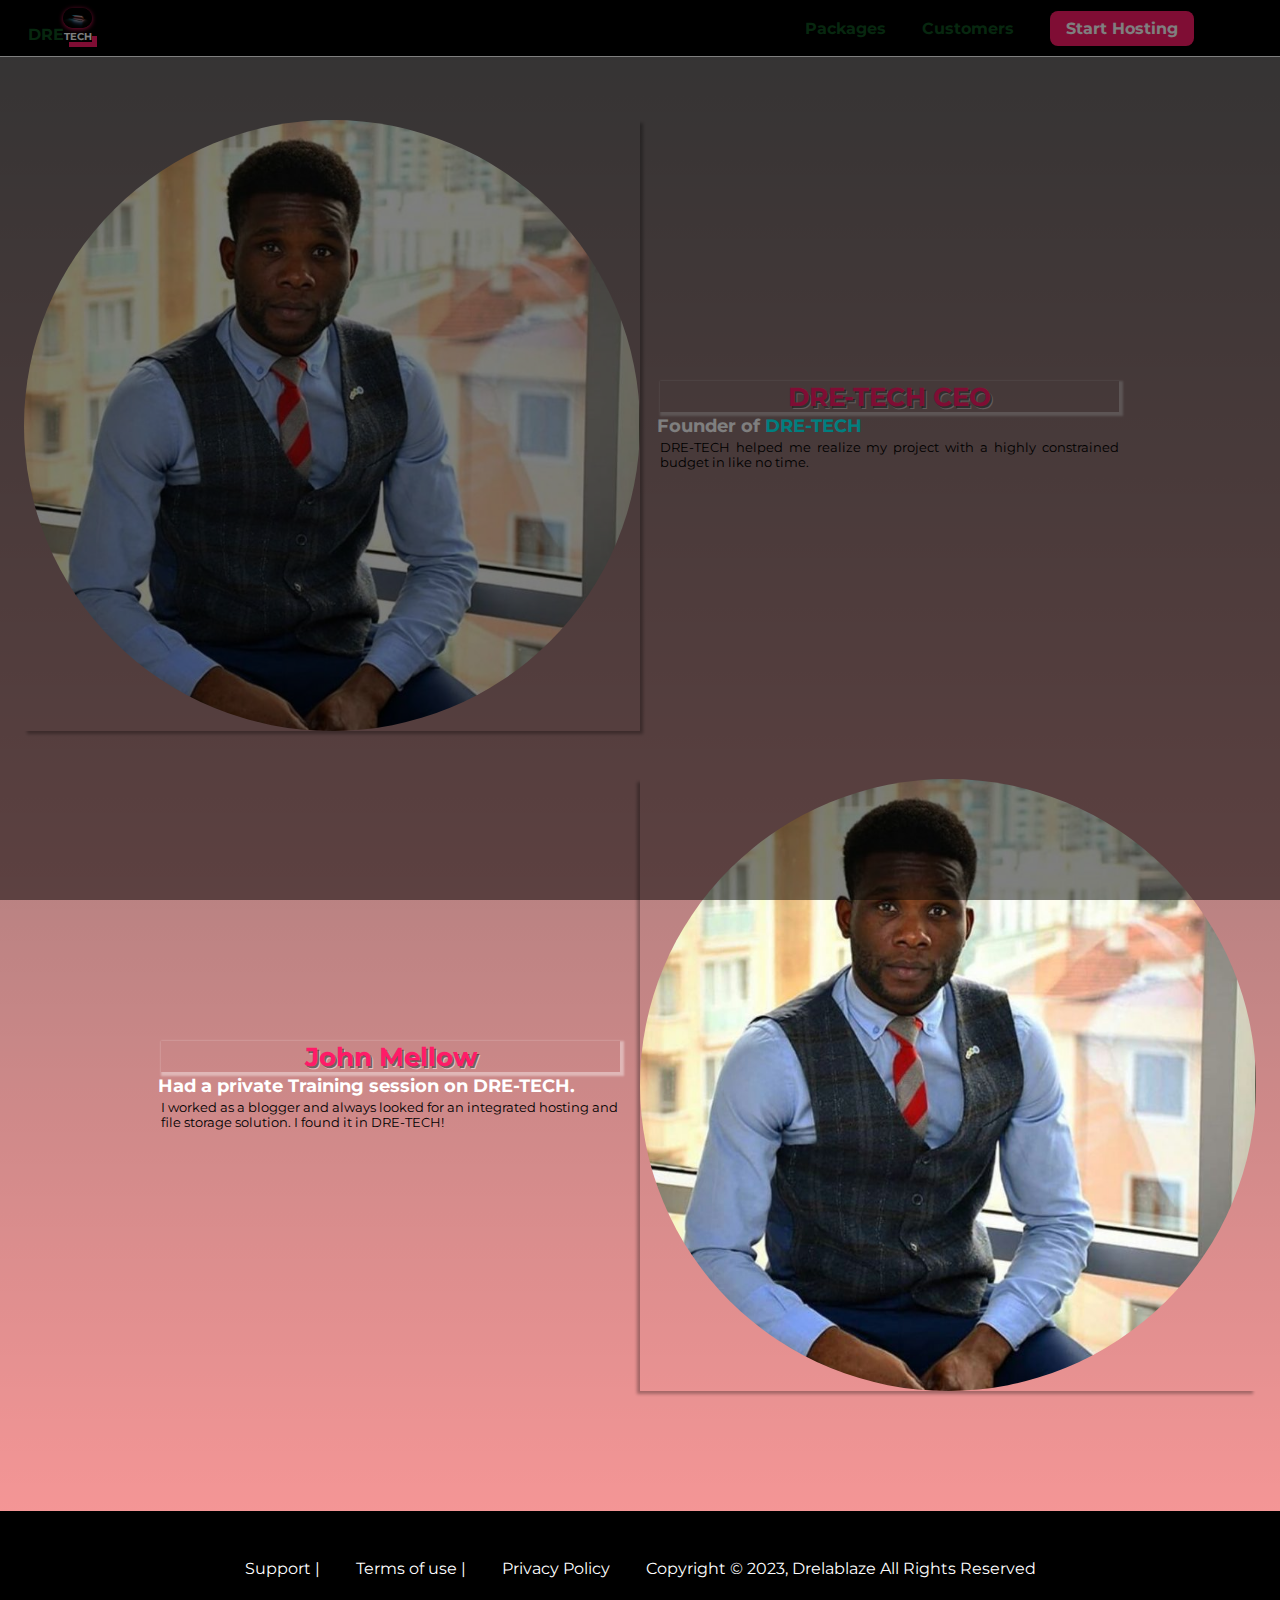
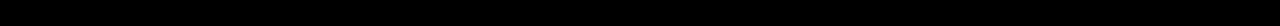
<file: customers/index.html>
<!DOCTYPE html>
<html lang="en">

<head>
    <meta charset="UTF-8">
    <meta name="viewport" content="width=device-width, initial-scale=1.0, user-scalable=Yes">
    <meta http-equiv="X-UA-Compatible" content="ie=edge">
    <title>Customers</title>
    <link rel="shortcut icon" href="../form.png">
    <link href="https://fonts.googleapis.com/css?family=Anton|Montserrat:400,700" rel="stylesheet">
    <link rel="stylesheet" href="../shared.css">
    <link rel="stylesheet" href="customers.css">
</head>

<body>
    
    <header class="main-header">
        <div class="backdrop"></div>
        <div>
            <button class="toggle-button">
                <span class="toggle-button__bar"></span>
                <span class="toggle-button__bar"></span>
                <span class="toggle-button__bar"></span>
            </button>
            <a href="../index.html" class="main-header__brand">
              <img src="../form.png" alt="DRE-TECH">DRE<span>TECH</span> 
            </a>
        </div>
        <nav class="main-nav">
            <ul class="main-nav__items">
                <li class="main-nav__item">
                    <a href="../packages/index.html">Packages</a>
                </li>
                <li class="main-nav__item">
                    <a href="../customers/index.html">Customers</a>
                </li>
                <li class="main-nav__item main-nav__item--cta">
                    <a href="../starthosting/index.html">Start Hosting</a>
                </li>
            </ul>
        </nav>
    </header>
    <nav class="mobile-nav">
        <ul class="mobile-nav__items">
            <li class="mobile-nav__item">
                <a href="../packages/index.html">Packages</a>
            </li>
            <li class="mobile-nav__item">
                <a href="index.html">Customers</a>
            </li>
            <li class="mobile-nav__item mobile-nav__item--cta">
                <a href="../start-hosting/index.html">Start Hosting</a>
            </li>
        </ul>
    </nav>

    <main>
        <div class="all-items">
            <div class="testimonial" id="customer-1">
                <div class="testimonial__image1-container">
                    <img src="../dami.jpg" alt="Mike Statham - Customer" class="testimonial__image">
                </div>
                <div class="testimonial__info" id="first-info">
                    <h1 class="testimonial__name">DRE-TECH CEO</h1>
                    <h2 class="testimonial__subtitle">Founder of
                        <a href="../Portfolio/portfolio.html"><span>DRE-TECH</span></a>
                    </h2>
                    <p class="testimonial__text">DRE-TECH helped me realize my project with a highly constrained budget in like no time.</p>
                </div>
            </div>

            <div class="testimonial" id="customer-2">

                <div class="testimonial__info">
                    <h1 class="testimonial__name">John Mellow</h1>
                    <h2 class="testimonial__subtitle">Had a private Training session on DRE-TECH.
                    </h2>
                    <p class="testimonial__text">I worked as a blogger and always looked for an integrated hosting and file storage solution. I found it in DRE-TECH!
                    </p>
                </div>
                <div class="testimonial__image2-container">
                    <img src="../dami.jpg" alt="John Mellow - Customer" class="testimonial__image">
                </div>
            </div>

        </div>
    </main>
    <footer class="main-footer">
        <nav>
            <ul class="main-footer__links">
                <li class="main-footer__link">
                    <a href="#">Support</a> <span>|</span>
                </li>
                <li class="main-footer__link">
                    <a href="#">Terms of use</a> <span>|</span> 
                </li>
                <li class="main-footer__link">
                    <a href="#">Privacy Policy</a>
                </li>
                <li class="main-footer__link">
                    <p>Copyright &copy; 2023, Drelablaze All Rights Reserved</p>
                </li>
            </ul>
        </nav>
    </footer>
    <script src="../shared.js"></script>
</body>

</html>
</file>
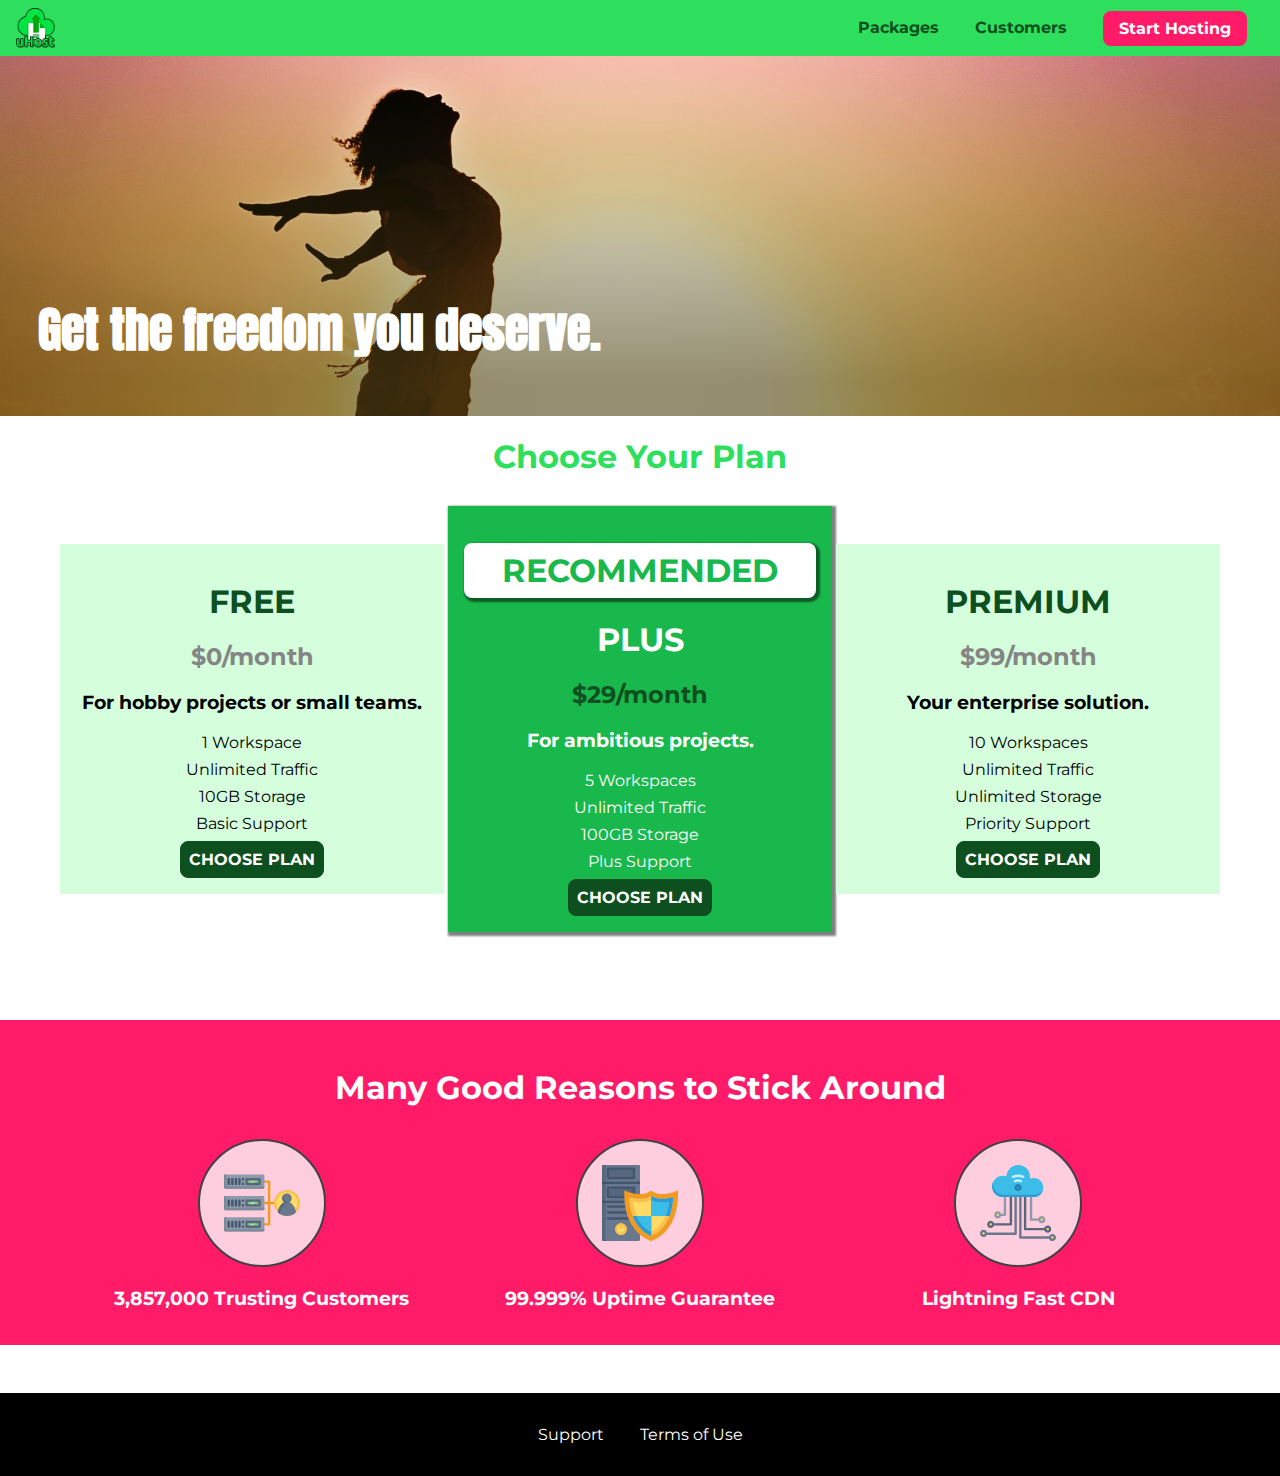
<file: forms-01-adding-the-unstyled-form-starting-code/index.html>
<!DOCTYPE html>
<html lang="en">

<head>
    <meta charset="UTF-8">
    <meta http-equiv="X-UA-Compatible" content="ie=edge">
    <meta name="viewport" content="width=device-width, initial-scale=1.0">
    <title>uHost</title>
    <link rel="shortcut icon" href="favicon.png">
    <link href="https://fonts.googleapis.com/css?family=Anton" rel="stylesheet">
    <link href="https://fonts.googleapis.com/css?family=Montserrat:400,700" rel="stylesheet">
    <link rel="stylesheet" href="shared.css">
    <link rel="stylesheet" href="main.css">
</head>

<body>
    <div class="backdrop"></div>
    <div class="modal">
        <h1 class="modal__title">Do you want to continue?</h1>
        <div class="modal__actions">
            <a href="start-hosting/index.html" class="modal__action">Yes!</a>
            <button class="modal__action modal__action--negative" type="button">No!</button>
        </div>
    </div>
    <header class="main-header">
        <div>
            <button class="toggle-button">
                <span class="toggle-button__bar"></span>
                <span class="toggle-button__bar"></span>
                <span class="toggle-button__bar"></span>
            </button>
            <a href="index.html" class="main-header__brand">
                <img src="images/uhost-icon.png" alt="uHost - Your favorite hosting company">
            </a>
        </div>
        <nav class="main-nav">
            <ul class="main-nav__items">
                <li class="main-nav__item">
                    <a href="packages/index.html">Packages</a>
                </li>
                <li class="main-nav__item">
                    <a href="customers/index.html">Customers</a>
                </li>
                <li class="main-nav__item main-nav__item--cta">
                    <a href="start-hosting/index.html">Start Hosting</a>
                </li>
            </ul>
        </nav>
    </header>
    <nav class="mobile-nav">
        <ul class="mobile-nav__items">
            <li class="mobile-nav__item">
                <a href="packages/index.html">Packages</a>
            </li>
            <li class="mobile-nav__item">
                <a href="customers/index.html">Customers</a>
            </li>
            <li class="mobile-nav__item mobile-nav__item--cta">
                <a href="start-hosting/index.html">Start Hosting</a>
            </li>
        </ul>
    </nav>
    <main>
        <section id="product-overview">
            <h1>Get the freedom you deserve.</h1>
        </section>
        <section id="plans">
            <h1 class="section-title">Choose Your Plan</h1>
            <div class="plan__list">
                <article class="plan">
                    <h1 class="plan__title">FREE</h1>
                    <h2 class="plan__price">$0/month</h2>
                    <h3>For hobby projects or small teams.</h3>
                    <ul class="plan__features">
                        <li class="plan__feature">1 Workspace</li>
                        <li class="plan__feature">Unlimited Traffic</li>
                        <li class="plan__feature">10GB Storage</li>
                        <li class="plan__feature">Basic Support</li>
                    </ul>
                    <div>
                        <button class="button">CHOOSE PLAN</button>
                    </div>
                </article>
                <article class="plan plan--highlighted">
                    <h1 class="plan__annotation">RECOMMENDED</h1>
                    <h1 class="plan__title">PLUS</h1>
                    <h2 class="plan__price">$29/month</h2>
                    <h3>For ambitious projects.</h3>
                    <ul class="plan__features">
                        <li class="plan__feature">5 Workspaces</li>
                        <li class="plan__feature">Unlimited Traffic</li>
                        <li class="plan__feature">100GB Storage</li>
                        <li class="plan__feature">Plus Support</li>
                    </ul>
                    <div>
                        <button class="button">CHOOSE PLAN</button>
                    </div>
                </article>
                <article class="plan">
                    <h1 class="plan__title">PREMIUM</h1>
                    <h2 class="plan__price">$99/month</h2>
                    <h3>Your enterprise solution.</h3>
                    <ul class="plan__features">
                        <li class="plan__feature">10 Workspaces</li>
                        <li class="plan__feature">Unlimited Traffic</li>
                        <li class="plan__feature">Unlimited Storage</li>
                        <li class="plan__feature">Priority Support</li>
                    </ul>
                    <div>
                        <button class="button">CHOOSE PLAN</button>
                    </div>
                </article>
            </div>
        </section>
        <section id="key-features">
            <h1 class="section-title">Many Good Reasons to Stick Around</h1>
            <ul class="key-feature__list">
                <li class="key-feature">
                    <div class="key-feature__image">
                        <svg viewBox="0 0 512 512">
                            <path style="fill:#F09B24;" d="M344,248h-32V112c0-4.418-3.582-8-8-8h-40c-4.418,0-8,3.582-8,8s3.582,8,8,8h32v128h-32  c-4.418,0-8,3.582-8,8s3.582,8,8,8h32v128h-32c-4.418,0-8,3.582-8,8s3.582,8,8,8h40c4.418,0,8-3.582,8-8V264h32c4.418,0,8-3.582,8-8  S348.418,248,344,248z"
                            />
                            <path style="fill:#8E9AA9;" d="M264,64H8c-4.418,0-8,3.582-8,8v80c0,4.418,3.582,8,8,8h256c4.418,0,8-3.582,8-8V72  C272,67.582,268.418,64,264,64z"
                            />
                            <path style="fill:#7C899B;" d="M24,144c-4.418,0-8-3.582-8-8V64H8c-4.418,0-8,3.582-8,8v80c0,4.418,3.582,8,8,8h256  c4.418,0,8-3.582,8-8v-8H24z"
                            />
                            <rect x="152" y="96" style="fill:#B8E3A8;" width="88" height="32" />
                            <g>
                                <polygon style="fill:#7EC97D;" points="152,96 152,128 166,128 198,96  " />
                                <polygon style="fill:#7EC97D;" points="220,96 188,128 240,128 240,96  " />
                            </g>
                            <path style="fill:#56677E;" d="M240,136h-88c-4.418,0-8-3.582-8-8V96c0-4.418,3.582-8,8-8h88c4.418,0,8,3.582,8,8v32  C248,132.418,244.418,136,240,136z M160,120h72v-16h-72V120z"
                            />
                            <g>
                                <path style="fill:#435670;" d="M32,136c-4.418,0-8-3.582-8-8V96c0-4.418,3.582-8,8-8s8,3.582,8,8v32C40,132.418,36.418,136,32,136z   "
                                />
                                <path style="fill:#435670;" d="M56,136c-4.418,0-8-3.582-8-8V96c0-4.418,3.582-8,8-8s8,3.582,8,8v32C64,132.418,60.418,136,56,136z   "
                                />
                                <path style="fill:#435670;" d="M80,136c-4.418,0-8-3.582-8-8V96c0-4.418,3.582-8,8-8s8,3.582,8,8v32C88,132.418,84.418,136,80,136z   "
                                />
                                <path style="fill:#435670;" d="M104,136c-4.418,0-8-3.582-8-8V96c0-4.418,3.582-8,8-8s8,3.582,8,8v32   C112,132.418,108.418,136,104,136z"
                                />
                                <path style="fill:#435670;" d="M128,105c-4.418,0-8-3.582-8-8v-1c0-4.418,3.582-8,8-8s8,3.582,8,8v1   C136,101.418,132.418,105,128,105z"
                                />
                                <path style="fill:#435670;" d="M128,136c-4.418,0-8-3.582-8-8v-1c0-4.418,3.582-8,8-8s8,3.582,8,8v1   C136,132.418,132.418,136,128,136z"
                                />
                            </g>
                            <path style="fill:#8E9AA9;" d="M264,208H8c-4.418,0-8,3.582-8,8v80c0,4.418,3.582,8,8,8h256c4.418,0,8-3.582,8-8v-80  C272,211.582,268.418,208,264,208z"
                            />
                            <path style="fill:#7C899B;" d="M24,288c-4.418,0-8-3.582-8-8v-72H8c-4.418,0-8,3.582-8,8v80c0,4.418,3.582,8,8,8h256  c4.418,0,8-3.582,8-8v-8H24z"
                            />
                            <rect x="152" y="240" style="fill:#B8E3A8;" width="88" height="32" />
                            <g>
                                <polygon style="fill:#7EC97D;" points="152,240 152,272 166,272 198,240  " />
                                <polygon style="fill:#7EC97D;" points="220,240 188,272 240,272 240,240  " />
                            </g>
                            <path style="fill:#56677E;" d="M240,280h-88c-4.418,0-8-3.582-8-8v-32c0-4.418,3.582-8,8-8h88c4.418,0,8,3.582,8,8v32  C248,276.418,244.418,280,240,280z M160,264h72v-16h-72V264z"
                            />
                            <g>
                                <path style="fill:#435670;" d="M32,280c-4.418,0-8-3.582-8-8v-32c0-4.418,3.582-8,8-8s8,3.582,8,8v32C40,276.418,36.418,280,32,280   z"
                                />
                                <path style="fill:#435670;" d="M56,280c-4.418,0-8-3.582-8-8v-32c0-4.418,3.582-8,8-8s8,3.582,8,8v32C64,276.418,60.418,280,56,280   z"
                                />
                                <path style="fill:#435670;" d="M80,280c-4.418,0-8-3.582-8-8v-32c0-4.418,3.582-8,8-8s8,3.582,8,8v32C88,276.418,84.418,280,80,280   z"
                                />
                                <path style="fill:#435670;" d="M104,280c-4.418,0-8-3.582-8-8v-32c0-4.418,3.582-8,8-8s8,3.582,8,8v32   C112,276.418,108.418,280,104,280z"
                                />
                                <path style="fill:#435670;" d="M128,249c-4.418,0-8-3.582-8-8v-1c0-4.418,3.582-8,8-8s8,3.582,8,8v1   C136,245.418,132.418,249,128,249z"
                                />
                                <path style="fill:#435670;" d="M128,280c-4.418,0-8-3.582-8-8v-1c0-4.418,3.582-8,8-8s8,3.582,8,8v1   C136,276.418,132.418,280,128,280z"
                                />
                            </g>
                            <path style="fill:#8E9AA9;" d="M264,352H8c-4.418,0-8,3.582-8,8v80c0,4.418,3.582,8,8,8h256c4.418,0,8-3.582,8-8v-80  C272,355.582,268.418,352,264,352z"
                            />
                            <path style="fill:#7C899B;" d="M24,432c-4.418,0-8-3.582-8-8v-72H8c-4.418,0-8,3.582-8,8v80c0,4.418,3.582,8,8,8h256  c4.418,0,8-3.582,8-8v-8H24z"
                            />
                            <rect x="152" y="384" style="fill:#B8E3A8;" width="88" height="32" />
                            <g>
                                <polygon style="fill:#7EC97D;" points="152,384 152,416 166,416 198,384  " />
                                <polygon style="fill:#7EC97D;" points="220,384 188,416 240,416 240,384  " />
                            </g>
                            <path style="fill:#56677E;" d="M240,424h-88c-4.418,0-8-3.582-8-8v-32c0-4.418,3.582-8,8-8h88c4.418,0,8,3.582,8,8v32  C248,420.418,244.418,424,240,424z M160,408h72v-16h-72V408z"
                            />
                            <g>
                                <path style="fill:#435670;" d="M32,424c-4.418,0-8-3.582-8-8v-32c0-4.418,3.582-8,8-8s8,3.582,8,8v32C40,420.418,36.418,424,32,424   z"
                                />
                                <path style="fill:#435670;" d="M56,424c-4.418,0-8-3.582-8-8v-32c0-4.418,3.582-8,8-8s8,3.582,8,8v32C64,420.418,60.418,424,56,424   z"
                                />
                                <path style="fill:#435670;" d="M80,424c-4.418,0-8-3.582-8-8v-32c0-4.418,3.582-8,8-8s8,3.582,8,8v32C88,420.418,84.418,424,80,424   z"
                                />
                                <path style="fill:#435670;" d="M104,424c-4.418,0-8-3.582-8-8v-32c0-4.418,3.582-8,8-8s8,3.582,8,8v32   C112,420.418,108.418,424,104,424z"
                                />
                                <path style="fill:#435670;" d="M128,393c-4.418,0-8-3.582-8-8v-1c0-4.418,3.582-8,8-8s8,3.582,8,8v1   C136,389.418,132.418,393,128,393z"
                                />
                                <path style="fill:#435670;" d="M128,424c-4.418,0-8-3.582-8-8v-1c0-4.418,3.582-8,8-8s8,3.582,8,8v1   C136,420.418,132.418,424,128,424z"
                                />
                            </g>
                            <path style="fill:#F7C14D;" d="M424,168c-48.523,0-88,39.477-88,88s39.477,88,88,88s88-39.477,88-88S472.523,168,424,168z" />
                            <path style="fill:#FFDB66;" d="M424,184c-39.701,0-72,32.299-72,72s32.299,72,72,72s72-32.299,72-72S463.701,184,424,184z" />
                            <path style="fill:#69788D;" d="M484.893,314.16C476.393,274.588,451.922,248,424,248s-52.393,26.588-60.893,66.16  c-0.605,2.82,0.354,5.749,2.511,7.664C381.731,336.124,402.465,344,424,344s42.269-7.876,58.381-22.176  C484.539,319.909,485.498,316.98,484.893,314.16z"
                            />
                            <path style="fill:#56677E;" d="M434.053,249.171C430.768,248.403,427.411,248,424,248c-27.922,0-52.393,26.588-60.893,66.16  c-0.605,2.82,0.354,5.749,2.511,7.664c3.383,3.002,6.979,5.703,10.734,8.125C384.904,286.243,407.373,255.378,434.053,249.171z"
                            />
                            <path style="fill:#69788D;" d="M424,192c-17.645,0-32,14.355-32,32s14.355,32,32,32s32-14.355,32-32S441.645,192,424,192z" />
                            <path style="fill:#56677E;" d="M432,248c-17.645,0-32-14.355-32-32c0-6.783,2.128-13.076,5.742-18.258  C397.444,203.53,392,213.138,392,224c0,17.645,14.355,32,32,32c10.862,0,20.471-5.444,26.258-13.742  C445.076,245.872,438.783,248,432,248z"
                            />

                        </svg>
                    </div>
                    <p class="key-feature__description">3,857,000 Trusting Customers</p>
                </li>
                <li class="key-feature">
                    <div class="key-feature__image">
                        <svg viewBox="0 0 512 512">
                            <path style="fill:#69788D;" d="M248,0H8C3.582,0,0,3.582,0,8v496c0,4.418,3.582,8,8,8h240c4.418,0,8-3.582,8-8V8  C256,3.582,252.418,0,248,0z"
                            />
                            <path style="fill:#56677E;" d="M24,504V8c0-4.418,3.582-8,8-8H8C3.582,0,0,3.582,0,8v496c0,4.418,3.582,8,8,8h24  C27.582,512,24,508.418,24,504z"
                            />
                            <g>
                                <rect x="0" y="112" style="fill:#435670;" width="256" height="16" />
                                <rect x="0" y="240" style="fill:#435670;" width="256" height="16" />
                            </g>
                            <path style="fill:#F7C14D;" d="M128,392c-22.056,0-40,17.944-40,40s17.944,40,40,40s40-17.944,40-40S150.056,392,128,392z" />
                            <path style="fill:#FFDB66;" d="M128,408c-13.233,0-24,10.767-24,24s10.767,24,24,24s24-10.767,24-24S141.233,408,128,408z" />
                            <path style="fill:#F7C14D;" d="M128,392c-2.739,0-5.414,0.278-8,0.805V424c0,4.418,3.582,8,8,8c4.418,0,8-3.582,8-8v-31.195  C133.414,392.278,130.739,392,128,392z"
                            />
                            <g>
                                <path style="fill:#435670;" d="M216,288H40c-4.418,0-8-3.582-8-8s3.582-8,8-8h176c4.418,0,8,3.582,8,8S220.418,288,216,288z"
                                />
                                <path style="fill:#435670;" d="M216,328H40c-4.418,0-8-3.582-8-8s3.582-8,8-8h176c4.418,0,8,3.582,8,8S220.418,328,216,328z"
                                />
                                <path style="fill:#435670;" d="M216,368H40c-4.418,0-8-3.582-8-8s3.582-8,8-8h176c4.418,0,8,3.582,8,8S220.418,368,216,368z"
                                />
                                <path style="fill:#435670;" d="M216,16H40c-4.418,0-8,3.582-8,8v64c0,4.418,3.582,8,8,8h176c4.418,0,8-3.582,8-8V24   C224,19.582,220.418,16,216,16z"
                                />
                            </g>
                            <rect x="48" y="32" style="fill:#56677E;" width="160" height="48" />
                            <path style="fill:#435670;" d="M216,144H40c-4.418,0-8,3.582-8,8v64c0,4.418,3.582,8,8,8h176c4.418,0,8-3.582,8-8v-64  C224,147.582,220.418,144,216,144z"
                            />
                            <rect x="48" y="160" style="fill:#56677E;" width="160" height="48" />
                            <path style="fill:#F09B24;" d="M511.747,180.237c-0.194-6.537-8.107-10.107-13.135-5.894c-5.6,4.693-42.904,21.282-98.514,21.282  c-33.45,0-64.625-20.999-64.929-21.206c-2.9-1.991-6.764-1.85-9.512,0.346c-2.677,2.135-27.201,20.86-63.793,20.86  c-55.607,0-92.914-16.589-98.515-21.282c-5.028-4.211-12.941-0.645-13.135,5.894c-1.634,54.834,4.655,105.941,18.693,151.903  c12.096,39.604,29.759,74.047,52.497,102.373c27.538,34.304,62.743,59.882,104.66,76.045c3.069,1.918,6.757,1.921,9.83,0  c41.917-16.163,77.122-41.741,104.66-76.045c22.738-28.326,40.401-62.77,52.497-102.373  C507.092,286.179,513.381,235.071,511.747,180.237z"
                            />
                            <path style="fill:#F7C14D;" d="M476.21,221.226c-1.953-1.631-4.568-2.235-7.036-1.628c-21.686,5.327-44.926,8.028-69.075,8.028  c-25.926,0-49.633-8.975-64.955-16.504c-2.307-1.134-5.016-1.091-7.284,0.116c-14.059,7.477-36.919,16.388-65.994,16.388  c-24.153,0-47.394-2.701-69.075-8.028c-5.155-1.268-10.221,2.966-9.894,8.261c2.077,33.693,7.668,65.635,16.616,94.935  c22.774,74.565,66.139,126.334,128.888,153.868c2.032,0.891,4.397,0.891,6.43,0c61.777-27.107,104.716-78.876,127.62-153.868  c8.948-29.3,14.539-61.241,16.616-94.935C479.224,225.319,478.163,222.856,476.21,221.226z"
                            />
                            <path style="fill:#FFDB66;" d="M331.609,451.727c-52.604-25.289-89.304-70.987-109.144-135.944  c-6.532-21.39-11.162-44.336-13.82-68.447c17.133,2.852,34.952,4.291,53.22,4.291c29.394,0,53.376-7.793,69.978-15.561  c17.44,7.736,41.656,15.561,68.256,15.561c18.267,0,36.085-1.439,53.219-4.291c-2.659,24.112-7.288,47.06-13.82,68.448  C419.545,381.108,383.27,426.805,331.609,451.727z"
                            />
                            <g>
                                <path style="fill:#2C9DD4;" d="M479.066,227.858c0.157-2.539-0.903-5.002-2.856-6.633s-4.568-2.235-7.036-1.628   c-21.686,5.327-44.926,8.028-69.075,8.028c-25.926,0-49.633-8.975-64.955-16.504c-1.057-0.52-2.2-0.78-3.345-0.806l-0.072,133.351   h123.601c2.556-6.746,4.933-13.702,7.123-20.874C471.398,293.493,476.989,261.552,479.066,227.858z"
                                />
                                <path style="fill:#2C9DD4;" d="M206.658,343.667c24.153,63.42,65.028,108.108,121.743,132.995c1.031,0.452,2.147,0.673,3.263,0.666   l0.063-133.661H206.658z"
                                />
                            </g>
                            <g>
                                <path style="fill:#3CBDE8;" d="M439.497,315.783c6.532-21.389,11.161-44.336,13.82-68.448c-17.134,2.852-34.952,4.291-53.219,4.291   c-26.6,0-50.815-7.824-68.256-15.561l-0.116,107.601h97.758C433.179,334.807,436.524,325.518,439.497,315.783z"
                                />
                                <path style="fill:#3CBDE8;" d="M232.523,343.667c21.144,50.298,54.363,86.56,99.087,108.06l0.117-108.06H232.523z" />
                            </g>
                        </svg>
                    </div>
                    <p class="key-feature__description">99.999% Uptime Guarantee</p>
                </li>
                <li class="key-feature">
                    <div class="key-feature__image">
                        <svg viewBox="0 0 512 512">
                            <path style="fill:#8E9AA9;" d="M168,200c-4.418,0-8,3.582-8,8v120h-17.376c-3.302-9.311-12.194-16-22.624-16  c-13.234,0-24,10.767-24,24s10.766,24,24,24c10.429,0,19.321-6.689,22.624-16H168c4.418,0,8-3.582,8-8V208  C176,203.582,172.418,200,168,200z"
                            />
                            <path style="fill:#FFDB66;" d="M120,328c-4.411,0-8,3.589-8,8s3.589,8,8,8s8-3.589,8-8S124.411,328,120,328z" />
                            <path style="fill:#56677E;" d="M208,200c-4.418,0-8,3.582-8,8v184H94.624C91.322,382.689,82.43,376,72,376  c-13.234,0-24,10.767-24,24s10.766,24,24,24c10.429,0,19.321-6.689,22.624-16H208c4.418,0,8-3.582,8-8V208  C216,203.582,212.418,200,208,200z"
                            />
                            <path style="fill:#FFDB66;" d="M72,392c-4.411,0-8,3.589-8,8s3.589,8,8,8s8-3.589,8-8S76.411,392,72,392z" />
                            <path style="fill:#69788D;" d="M240,208c-4.418,0-8,3.582-8,8v239H47.24c-2.671-10.34-12.078-18-23.24-18c-13.234,0-24,10.767-24,24  s10.766,24,24,24c9.666,0,18.009-5.747,21.809-14H240c4.418,0,8-3.582,8-8V216C248,211.582,244.418,208,240,208z"
                            />
                            <path style="fill:#FFDB66;" d="M24,453c-4.411,0-8,3.589-8,8s3.589,8,8,8s8-3.589,8-8S28.411,453,24,453z" />
                            <path style="fill:#69788D;" d="M488,464c-10.429,0-19.321,6.689-22.624,16H280V208c0-4.418-3.582-8-8-8s-8,3.582-8,8v280  c0,4.418,3.582,8,8,8h193.376c3.302,9.311,12.194,16,22.624,16c13.234,0,24-10.767,24-24S501.234,464,488,464z"
                            />
                            <path style="fill:#FFDB66;" d="M488,480c-4.411,0-8,3.589-8,8s3.589,8,8,8s8-3.589,8-8S492.411,480,488,480z" />
                            <path style="fill:#56677E;" d="M456,408c-10.429,0-19.321,6.689-22.624,16H312V208c0-4.418-3.582-8-8-8s-8,3.582-8,8v224  c0,4.418,3.582,8,8,8h129.376c3.302,9.311,12.194,16,22.624,16c13.234,0,24-10.767,24-24S469.234,408,456,408z"
                            />
                            <path style="fill:#FFDB66;" d="M456,424c-4.411,0-8,3.589-8,8s3.589,8,8,8s8-3.589,8-8S460.411,424,456,424z" />
                            <path style="fill:#8E9AA9;" d="M416,344c-10.429,0-19.321,6.689-22.624,16H352V208c0-4.418-3.582-8-8-8s-8,3.582-8,8v160  c0,4.418,3.582,8,8,8h49.376c3.302,9.311,12.194,16,22.624,16c13.234,0,24-10.767,24-24S429.234,344,416,344z"
                            />
                            <path style="fill:#FFDB66;" d="M416,360c-4.411,0-8,3.589-8,8s3.589,8,8,8s8-3.589,8-8S420.411,360,416,360z" />
                            <path style="fill:#3CBDE8;" d="M362,88c-8.741,0-17.231,1.751-25.06,5.085C337.646,88.797,338,84.43,338,80  c0-44.112-35.888-80-80-80c-42.823,0-77.895,33.816-79.909,76.149C170.393,73.415,162.244,72,154,72c-39.701,0-72,32.299-72,72  s32.299,72,72,72h208c35.29,0,64-28.71,64-64S397.29,88,362,88z"
                            />
                            <path style="fill:#2C9DD4;" d="M368,200H160c-39.701,0-72-32.299-72-72c0-5.863,0.721-11.559,2.05-17.019  C84.918,120.88,82,132.102,82,144c0,39.701,32.299,72,72,72h208c30.389,0,55.88-21.296,62.379-49.743  C413.565,186.327,392.352,200,368,200z"
                            />
                            <path style="fill:#2A7DB5;" d="M256,128c-13.234,0-24,10.767-24,24s10.766,24,24,24c13.233,0,24-10.767,24-24S269.233,128,256,128z"
                            />
                            <path style="fill:#2C9DD4;" d="M256,144c-4.411,0-8,3.589-8,8s3.589,8,8,8c4.411,0,8-3.589,8-8S260.411,144,256,144z" />
                            <g>
                                <path style="fill:#C5F1FA;" d="M221.755,87.695c-2.994,0-5.864-1.688-7.233-4.572c-1.894-3.991-0.194-8.763,3.798-10.657   C230.157,66.849,242.834,64,256,64c13.166,0,25.844,2.849,37.68,8.466c3.992,1.895,5.692,6.666,3.798,10.657   s-6.666,5.692-10.657,3.798C277.144,82.328,266.774,80,256,80c-10.774,0-21.144,2.328-30.821,6.921   C224.072,87.446,222.904,87.695,221.755,87.695z"
                                />
                                <path style="fill:#C5F1FA;" d="M276.545,116.618c-1.148,0-2.316-0.249-3.424-0.774C267.745,113.293,261.985,112,256,112   c-5.985,0-11.745,1.293-17.121,3.844c-3.991,1.895-8.763,0.192-10.657-3.798c-1.894-3.992-0.193-8.764,3.798-10.657   C239.557,97.813,247.625,96,256,96c8.376,0,16.444,1.813,23.98,5.389c3.991,1.894,5.692,6.665,3.798,10.657   C282.41,114.93,279.539,116.618,276.545,116.618z"
                                />
                            </g>

                        </svg>
                    </div>
                    <p class="key-feature__description">Lightning Fast CDN</p>
                </li>
            </ul>
        </section>
    </main>
    <footer class="main-footer">
        <nav>
            <ul class="main-footer__links">
                <li class="main-footer__link">
                    <a href="#">Support</a>
                </li>
                <li class="main-footer__link">
                    <a href="#">Terms of Use</a>
                </li>
            </ul>
        </nav>
    </footer>
    <script src="shared.js"></script>
</body>

</html>
</file>
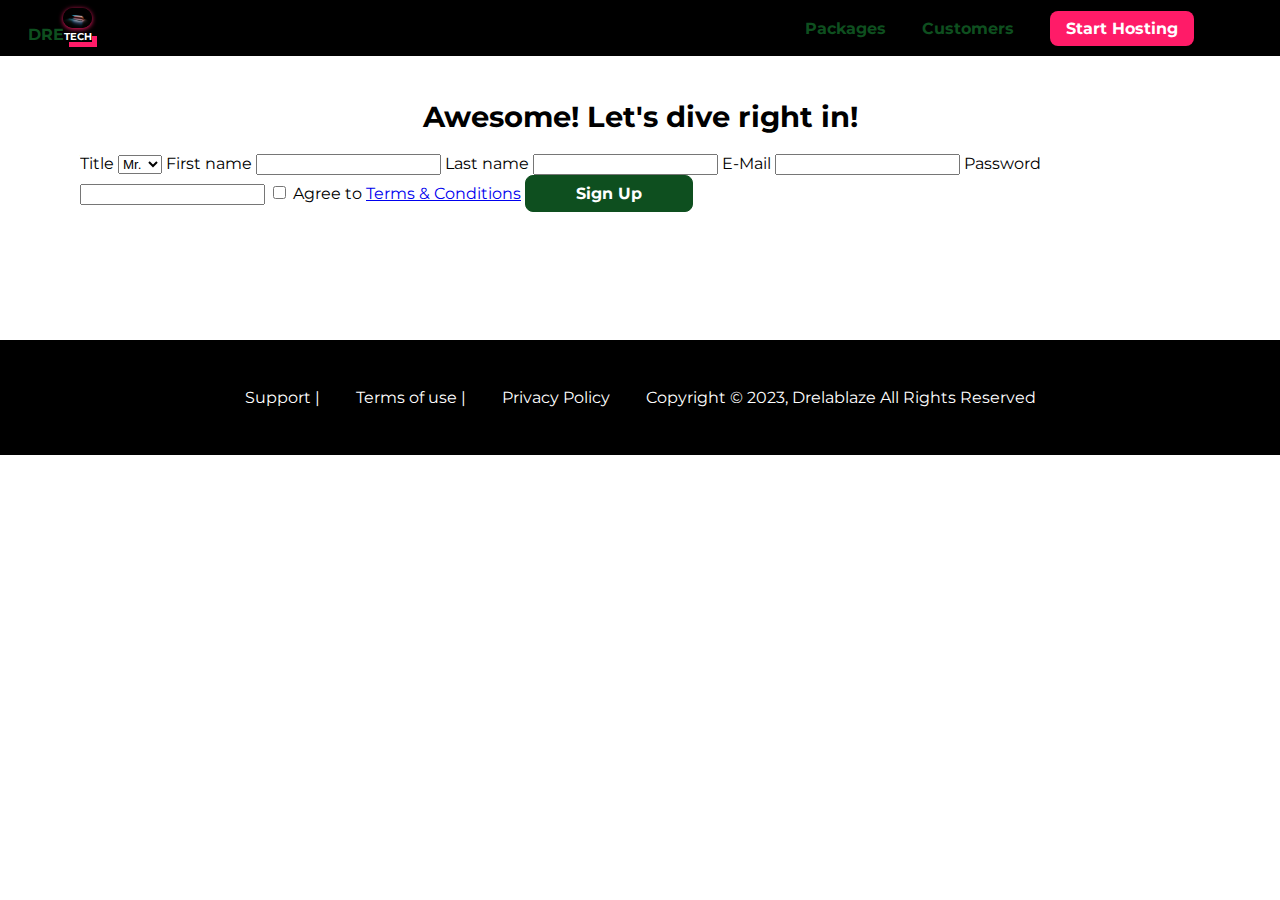
<file: start-hosting/index.html>
<!DOCTYPE html>
<html lang="en">

<head>
    <meta charset="UTF-8">
    <meta name="viewport" content="width=device-width, initial-scale=1.0">
    <meta http-equiv="X-UA-Compatible" content="ie=edge">
    <title>Dretech sign-in</title>
    <link rel="shortcut icon" href="../form.png">
    <link href="https://fonts.googleapis.com/css?family=Anton|Montserrat:400,700" rel="stylesheet">
    <link rel="stylesheet" href="../shared.css">
    <link rel="stylesheet" href="main.css">
</head>

<body>
    <div class="backdrop"></div>
    <header class="main-header">
        <div>
            <button class="toggle-button">
                <span class="toggle-button__bar"></span>
                <span class="toggle-button__bar"></span>
                <span class="toggle-button__bar"></span>
            </button>
            <a href="../index.html" class="main-header__brand">
                <img src="../form.png" alt="DRE-TECH">DRE<span>TECH</span> 
              </a>
        </div>
        <nav class="main-nav">
            <ul class="main-nav__items">
                <li class="main-nav__item">
                    <a href="../packages/index.html">Packages</a>
                </li>
                <li class="main-nav__item">
                    <a href="../customers/index.html">Customers</a>
                </li>
                <li class="main-nav__item main-nav__item--cta">
                    <a href="index.html">Start Hosting</a>
                </li>
            </ul>
        </nav>
    </header>
    <nav class="mobile-nav">
        <ul class="mobile-nav__items">
            <li class="mobile-nav__item">
                <a href="../packages/index.html">Packages</a>
            </li>
            <li class="mobile-nav__item">
                <a href="../customers/index.html">Customers</a>
            </li>
            <li class="mobile-nav__item mobile-nav__item--cta">
                <a href="index.html">Start Hosting</a>
            </li>
        </ul>
    </nav>
    <main class="signup-page">
        <h1 class="signup-title">Awesome! Let's dive right in!</h1>
        <form action="index.html" class="signup-form">
            <label for="title">Title</label>
            <select id="title">
                <option value="mr">Mr.</option>
                <option value="ms">Ms.</option>
            </select>
            <label for="first-name">First name</label>
            <input type="text" id="first-name">
            <label for="last-name">Last name</label>
            <input type="text" id="last-name">
            <label for="email">E-Mail</label>
            <input type="email" id="email">
            <label for="password">Password</label>
            <input type="password" id="password">
            <input type="checkbox" id="agree-terms">
            <label for="agree-terms">Agree to
                <a href="#">Terms &amp; Conditions</a>
            </label>
            <button type="submit" class="button">Sign Up</button>
        </form>
    </main>
    <footer class="main-footer">
        <nav>
            <ul class="main-footer__links">
                <li class="main-footer__link">
                    <a href="#">Support</a> <span>|</span>
                </li>
                <li class="main-footer__link">
                    <a href="#">Terms of use</a> <span>|</span> 
                </li>
                <li class="main-footer__link">
                    <a href="#">Privacy Policy</a>
                </li>
                <li class="main-footer__link">
                    <p>Copyright &copy; 2023, Drelablaze All Rights Reserved</p>
                </li>
            </ul>
        </nav>
      </footer>
    <script src="../shared.js"></script>
</body>

</html>
</file>
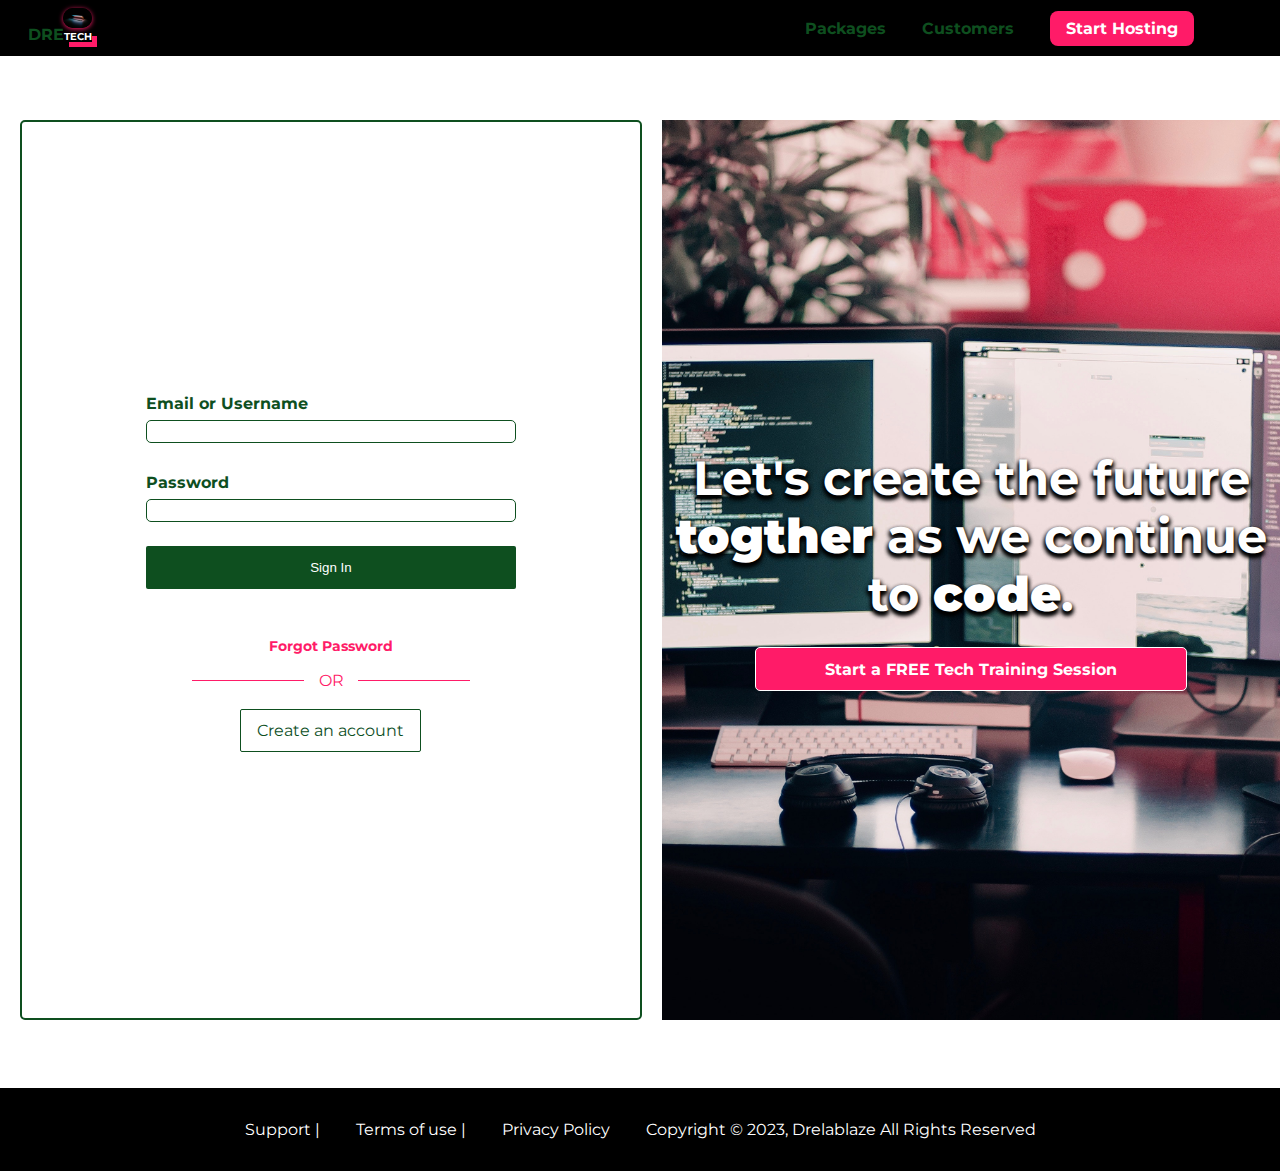
<file: starthosting/index.html>
<!DOCTYPE html>
<html lang="en">
<head>
  <meta charset="UTF-8">
  <meta name="viewport" content="width=device-width, initial-scale=1.0 user-scalable=Yes">
  <meta http-equiv="X-UA-Compatible" content="ie=edge">
  <title>Login</title>
  <link rel="shortcut icon" href="../form.png">
  <link href="https://fonts.googleapis.com/css?family=Anton|Montserrat:400,700" rel="stylesheet">
  <title>Login Page</title>
  <link rel="icon" href="../form.png">
  <link rel="stylesheet" href="../shared.css">
  <link rel="stylesheet" href="main.css">
</head>
<body>
  <div class="backdrop"></div>
  <header class="main-header">
    <div>
      <button class="toggle-button">
        <span class="toggle-button__bar"></span>
        <span class="toggle-button__bar"></span>
        <span class="toggle-button__bar"></span>
      </button>
        <a href="../index.html" class="main-header__brand">
          <img src="../form.png" alt="DRE-TECH">DRE<span>TECH</span> 
        </a>
    </div>
    <nav class="main-nav">
        <ul class="main-nav__items">
            <li class="main-nav__item">
                <a href="../packages/index.html">Packages</a>
            </li>
            <li class="main-nav__item">
                <a href="../customers/index.html">Customers</a>
            </li>
            <li class="main-nav__item main-nav__item--cta">
                <a href="index.html">Start Hosting</a>
            </li>
        </ul>
    </nav>
  </header>
  <nav class="mobile-nav">
    <ul class="mobile-nav__items">
        <li class="mobile-nav__item">
            <a href="index.html">Packages</a>
        </li>
        <li class="mobile-nav__item">
            <a href="../customers/index.html">Customers</a>
        </li>
        <li class="mobile-nav__item mobile-nav__item--cta">
            <a href="index.html">Start Hosting</a>
        </li>
    </ul>
</nav>
<main>
  <div id="wrapper">
        <div class="left">
          <div class="sign-in">
          
            <form action="">
              <div>
                <label for="">Email or Username</label>
                <input type="text" class="text-input">
              </div>
              <div>
                <label for="">Password</label>
                <input type="password"  class="text-input">
              </div>
              <button type="submit" class="primary-btn">Sign In</button>
            </form>
      
            <div class="links">
              <a href="#">Forgot Password</a>
            </div>    
            <div class="or">
              <hr class="bar">
              <span>OR</span>
              <hr class="bar">
            </div>
            <a href="user-page.html" class="secondary2-btn">Create an account</a>
          </div>
        </div> 

        <div class="right">
          <div id="showcase">
            <div class="showcase-content">
              <h1 class="showcase-text">
                Let's create the future <strong>togther</strong> as we continue to <strong>code</strong>.
              </h1>
              <a href="#" class="secondary-btn">Start a FREE Tech Training Session</a>
            </div>
          </div>
        </div>
  </div>
</main>

<footer class="main-footer">
  <nav>
      <ul class="main-footer__links">
          <li class="main-footer__link">
              <a href="#">Support</a> <span>|</span>
          </li>
          <li class="main-footer__link">
              <a href="#">Terms of use</a> <span>|</span> 
          </li>
          <li class="main-footer__link">
              <a href="#">Privacy Policy</a>
          </li>
          <li class="main-footer__link">
              <p>Copyright &copy; 2023, Drelablaze All Rights Reserved</p>
          </li>
      </ul>
  </nav>
</footer>
<script src="../shared.js"></script>
</body>
</html>
</file>
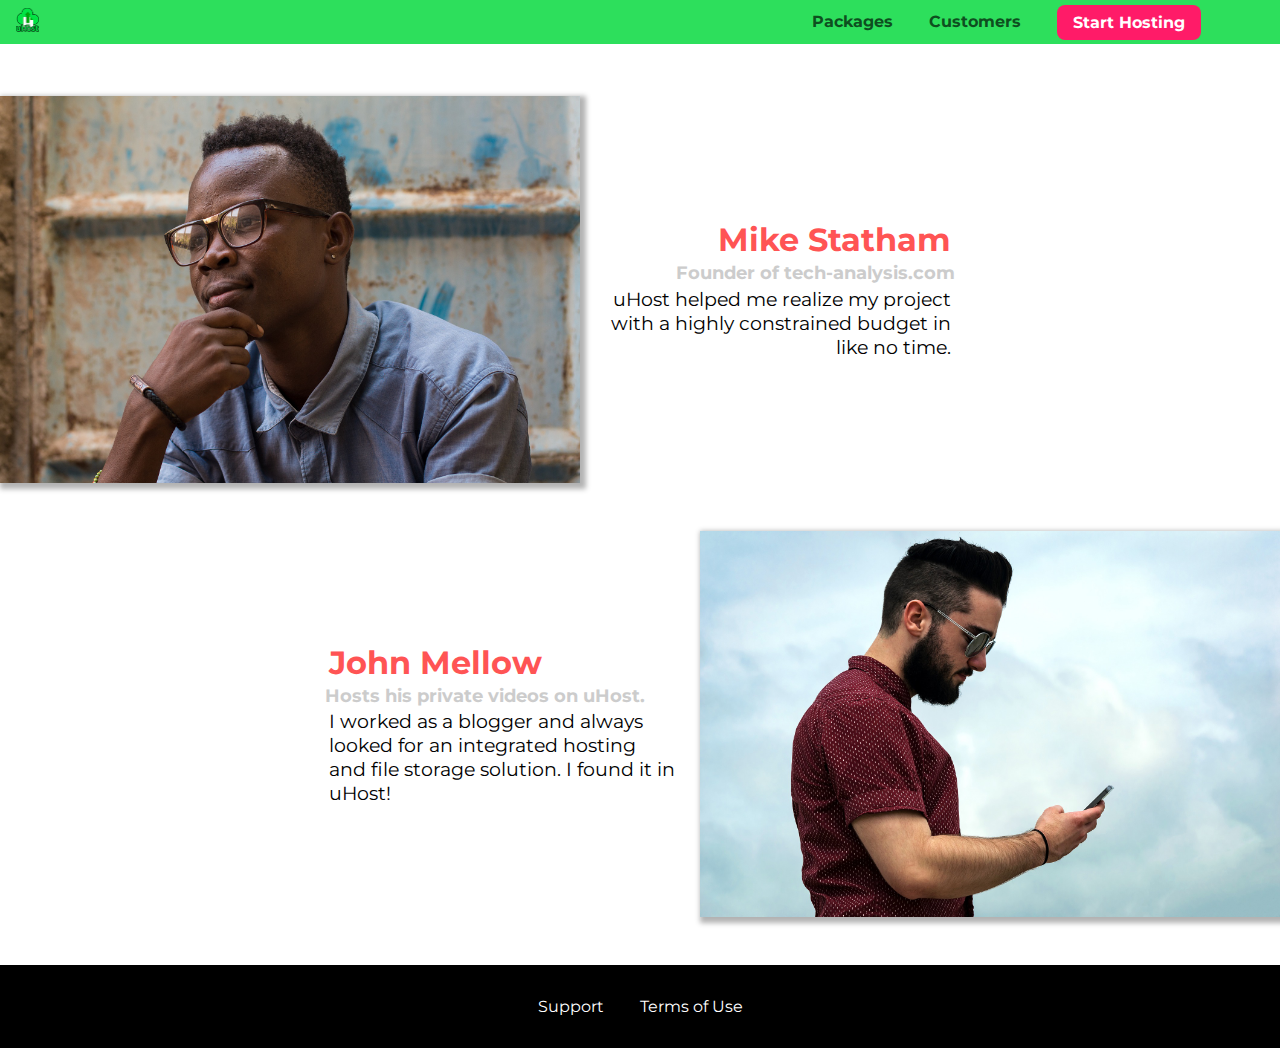
<file: css-and-js-01-adding-a-modal-starting-code/customers/index.html>
<!DOCTYPE html>
<html lang="en">

<head>
    <meta charset="UTF-8">
    <meta name="viewport" content="width=device-width, initial-scale=1.0">
    <meta http-equiv="X-UA-Compatible" content="ie=edge">
    <title>uHost Customers</title>
    <link rel="shortcut icon" href="../favicon.png">
    <link href="https://fonts.googleapis.com/css?family=Anton|Montserrat:400,700" rel="stylesheet">
    <link rel="stylesheet" href="../shared.css">
    <link rel="stylesheet" href="customers.css">
</head>

<body>
    <div class="backdrop"></div>
    <header class="main-header">
        <div>
            <a href="../index.html" class="main-header__brand">
                <img src="../images/uhost-icon.png" alt="uHost - Your favorite hosting company">
            </a>
        </div>
        <nav class="main-nav">
            <ul class="main-nav__items">
                <li class="main-nav__item">
                    <a href="../packages/index.html">Packages</a>
                </li>
                <li class="main-nav__item">
                    <a href="index.html">Customers</a>
                </li>
                <li class="main-nav__item main-nav__item--cta">
                    <a href="start-hosting/index.html">Start Hosting</a>
                </li>
            </ul>
        </nav>
    </header>
    <main>
        <div>
            <div class="testimonial" id="customer-1">
                <div class="testimonial__image-container">
                    <img src="../images/customer-1.jpg" alt="Mike Statham - Customer" class="testimonial__image">
                </div>
                <div class="testimonial__info">
                    <h1 class="testimonial__name">Mike Statham</h1>
                    <h2 class="testimonial__subtitle">Founder of
                        <a href="tech-analysis.com">tech-analysis.com</a>
                    </h2>
                    <p class="testimonial__text">uHost helped me realize my project with a highly constrained budget in like no time.</p>
                </div>
            </div>
            <div class="testimonial" id="customer-2">

                <div class="testimonial__info">
                    <h1 class="testimonial__name">John Mellow</h1>
                    <h2 class="testimonial__subtitle">Hosts his private videos on uHost.
                    </h2>
                    <p class="testimonial__text">I worked as a blogger and always looked for an integrated hosting and file storage solution. I found
                        it in uHost!
                    </p>
                </div>
                <div class="testimonial__image-container">
                    <img src="../images/customer-2.jpg" alt="John Mellow - Customer" class="testimonial__image">
                </div>
            </div>
        </div>
    </main>
    <footer class="main-footer">
        <nav>
            <ul class="main-footer__links">
                <li class="main-footer__link">
                    <a href="#">Support</a>
                </li>
                <li class="main-footer__link">
                    <a href="#">Terms of Use</a>
                </li>
            </ul>
        </nav>
    </footer>
</body>

</html>
</file>
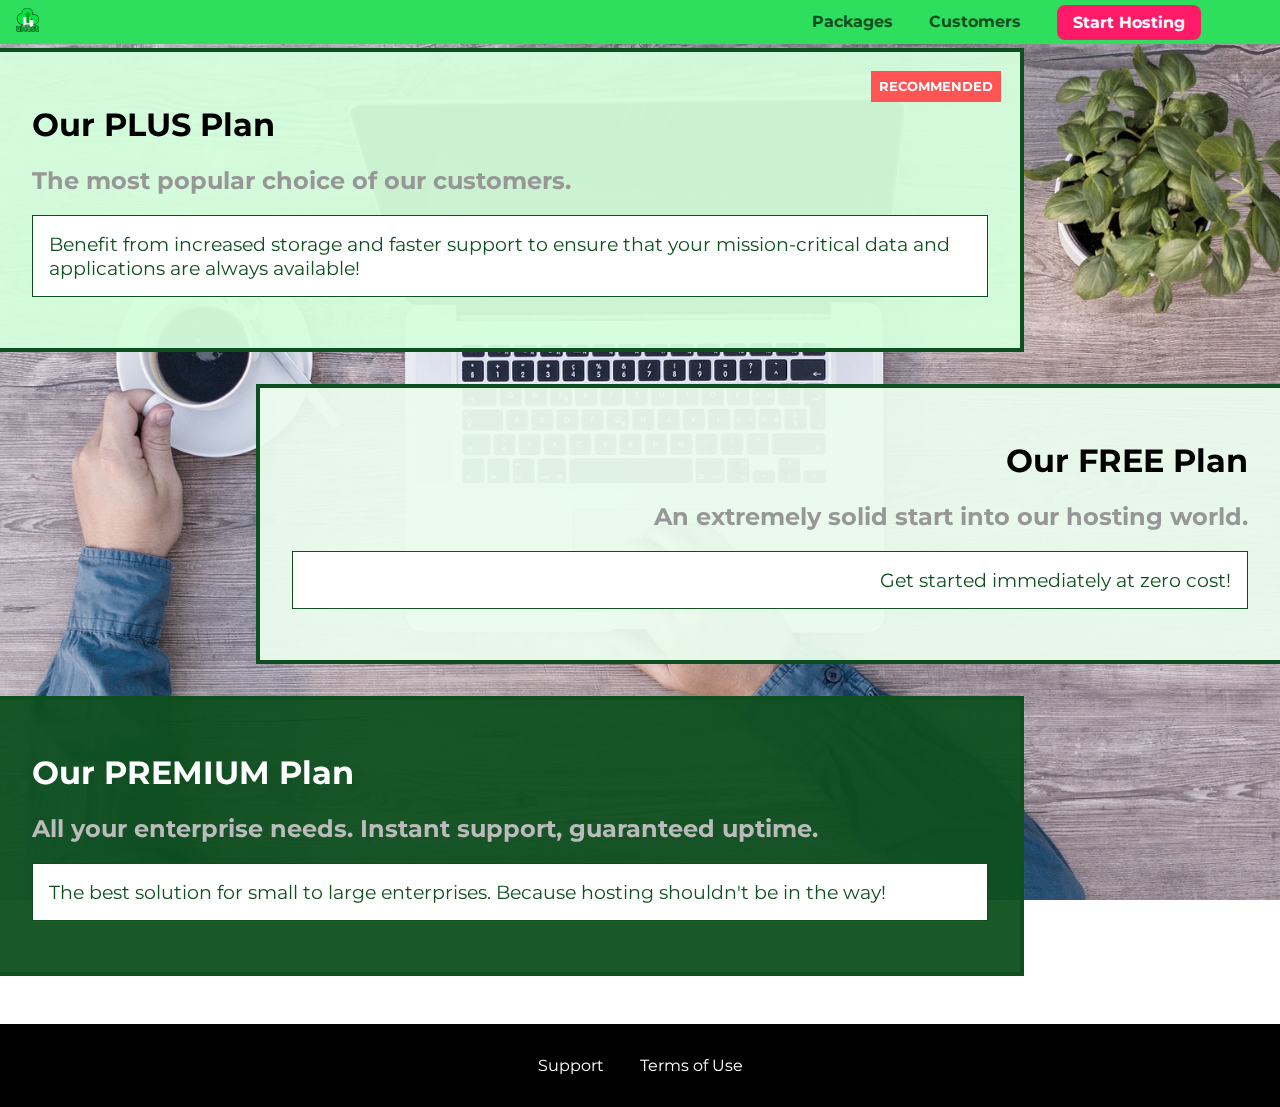
<file: css-and-js-01-adding-a-modal-starting-code/packages/index.html>
<!DOCTYPE html>
<html lang="en">

<head>
    <meta charset="UTF-8">
    <meta http-equiv="X-UA-Compatible" content="ie=edge">
    <title>uHost</title>
    <link rel="shortcut icon" href="favicon.png">
    <link href="https://fonts.googleapis.com/css?family=Montserrat:400,700" rel="stylesheet">
    <link rel="stylesheet" href="../shared.css">
    <link rel="stylesheet" href="packages.css">
</head>

<body>
    <div class="backdrop"></div>
    <div class="background"></div>
    <header class="main-header">
        <div>
            <a href="../index.html" class="main-header__brand">
                <img src="../images/uhost-icon.png" alt="uHost - Your favorite hosting company">
            </a>
        </div>
        <nav class="main-nav">
            <ul class="main-nav__items">
                <li class="main-nav__item">
                    <a href="index.html">Packages</a>
                </li>
                <li class="main-nav__item">
                    <a href="../customers/index.html">Customers</a>
                </li>
                <li class="main-nav__item main-nav__item--cta">
                    <a href="../start-hosting/index.html">Start Hosting</a>
                </li>
            </ul>
        </nav>
    </header>
    <main>
        <section class="package" id="plus">
            <a href="#">
                <h1 class="package__title">Our PLUS Plan</h1>
                <h2 class="package__badge">RECOMMENDED</h2>
                <h2 class="package__subtitle">The most popular choice of our customers.</h2>
                <p class="package__info">Benefit from increased storage and faster support to ensure that your mission-critical data and applications
                    are always available!</p>
            </a>
        </section>
        <section class="package" id="free">
            <a href="#">
                <h1 class="package__title">Our FREE Plan</h1>
                <h2 class="package__subtitle">An extremely solid start into our hosting world.</h2>
                <p class="package__info">Get started immediately at zero cost!</p>
            </a>
        </section>
        <div class="clearfix"></div>
        <section class="package" id="premium">
            <a href="#">
                <h1 class="package__title">Our PREMIUM Plan</h1>
                <h2 class="package__subtitle">All your enterprise needs. Instant support, guaranteed uptime. </h2>
                <p class="package__info">The best solution for small to large enterprises. Because hosting shouldn't be in the way!</p>
            </a>
        </section>
    </main>
    <footer class="main-footer">
        <nav>
            <ul class="main-footer__links">
                <li class="main-footer__link">
                    <a href="#">Support</a>
                </li>
                <li class="main-footer__link">
                    <a href="#">Terms of Use</a>
                </li>
            </ul>
        </nav>
    </footer>
</body>

</html>
</file>
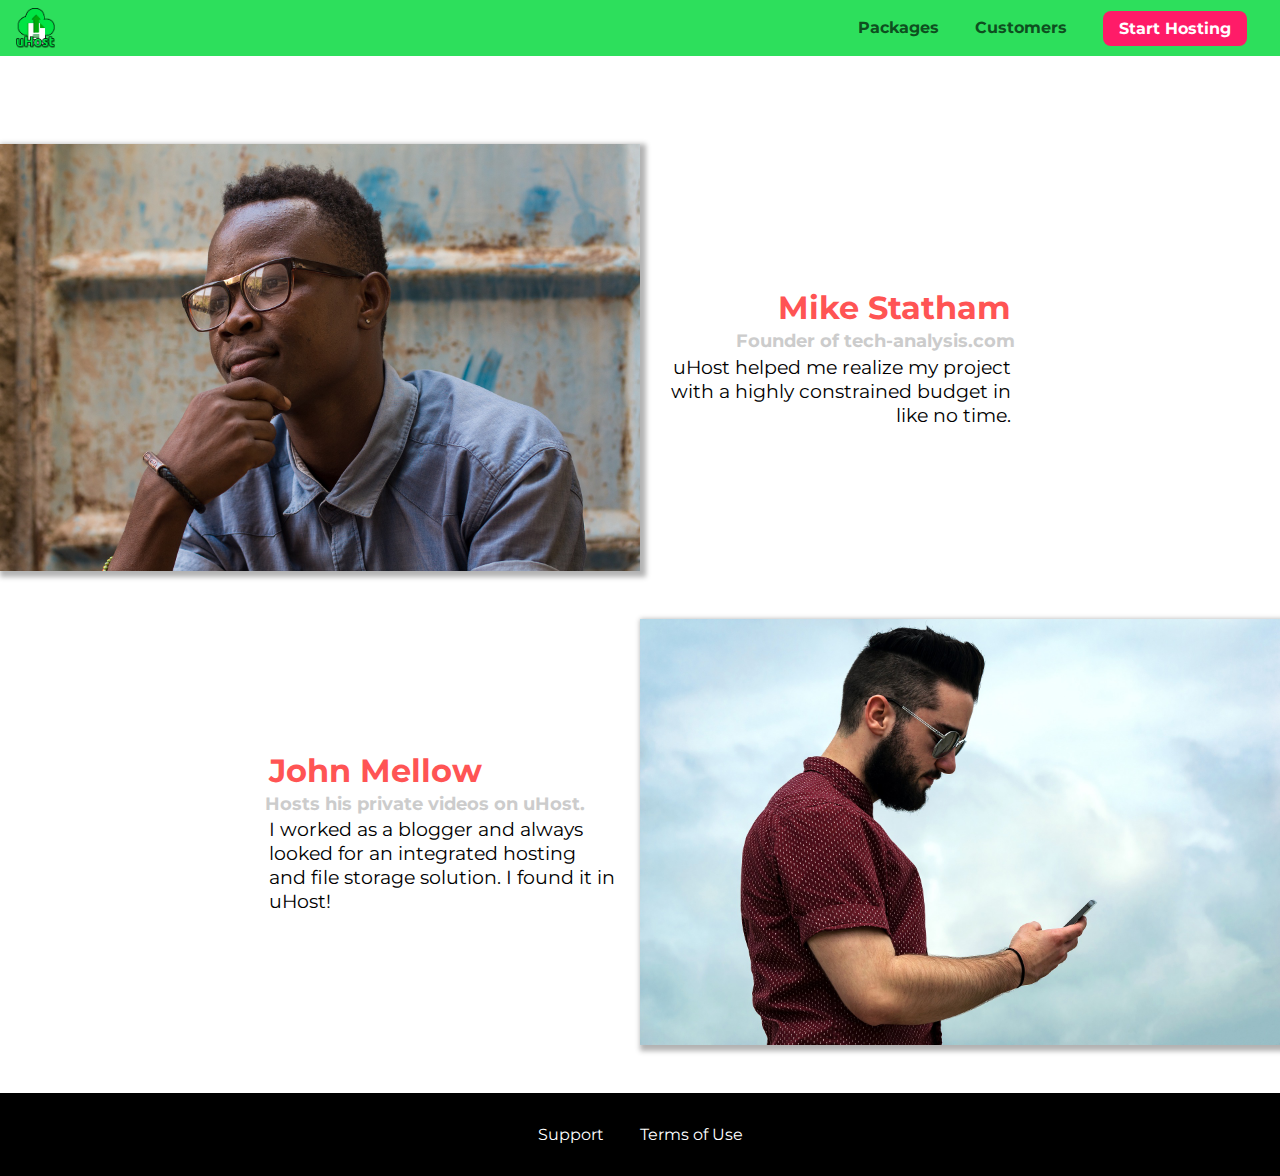
<file: forms-01-adding-the-unstyled-form-starting-code/customers/index.html>
<!DOCTYPE html>
<html lang="en">

<head>
    <meta charset="UTF-8">
    <meta name="viewport" content="width=device-width, initial-scale=1.0">
    <meta http-equiv="X-UA-Compatible" content="ie=edge">
    <title>uHost Customers</title>
    <link rel="shortcut icon" href="../favicon.png">
    <link href="https://fonts.googleapis.com/css?family=Anton|Montserrat:400,700" rel="stylesheet">
    <link rel="stylesheet" href="../shared.css">
    <link rel="stylesheet" href="customers.css">
</head>

<body>
    <div class="backdrop"></div>
    <header class="main-header">
        <div>
            <button class="toggle-button">
                <span class="toggle-button__bar"></span>
                <span class="toggle-button__bar"></span>
                <span class="toggle-button__bar"></span>
            </button>
            <a href="../index.html" class="main-header__brand">
                <img src="../images/uhost-icon.png" alt="uHost - Your favorite hosting company">
            </a>
        </div>
        <nav class="main-nav">
            <ul class="main-nav__items">
                <li class="main-nav__item">
                    <a href="../packages/index.html">Packages</a>
                </li>
                <li class="main-nav__item">
                    <a href="index.html">Customers</a>
                </li>
                <li class="main-nav__item main-nav__item--cta">
                    <a href="start-hosting/index.html">Start Hosting</a>
                </li>
            </ul>
        </nav>
    </header>
    <nav class="mobile-nav">
        <ul class="mobile-nav__items">
            <li class="mobile-nav__item">
                <a href="../packages/index.html">Packages</a>
            </li>
            <li class="mobile-nav__item">
                <a href="index.html">Customers</a>
            </li>
            <li class="mobile-nav__item mobile-nav__item--cta">
                <a href="../start-hosting/index.html">Start Hosting</a>
            </li>
        </ul>
    </nav>
    <main>
        <div>
            <div class="testimonial" id="customer-1">
                <div class="testimonial__image-container">
                    <img src="../images/customer-1.jpg" alt="Mike Statham - Customer" class="testimonial__image">
                </div>
                <div class="testimonial__info">
                    <h1 class="testimonial__name">Mike Statham</h1>
                    <h2 class="testimonial__subtitle">Founder of
                        <a href="tech-analysis.com">tech-analysis.com</a>
                    </h2>
                    <p class="testimonial__text">uHost helped me realize my project with a highly constrained budget in like no time.</p>
                </div>
            </div>
            <div class="testimonial" id="customer-2">

                <div class="testimonial__info">
                    <h1 class="testimonial__name">John Mellow</h1>
                    <h2 class="testimonial__subtitle">Hosts his private videos on uHost.
                    </h2>
                    <p class="testimonial__text">I worked as a blogger and always looked for an integrated hosting and file storage solution. I found
                        it in uHost!
                    </p>
                </div>
                <div class="testimonial__image-container">
                    <img src="../images/customer-2.jpg" alt="John Mellow - Customer" class="testimonial__image">
                </div>
            </div>
        </div>
    </main>
    <footer class="main-footer">
        <nav>
            <ul class="main-footer__links">
                <li class="main-footer__link">
                    <a href="#">Support</a>
                </li>
                <li class="main-footer__link">
                    <a href="#">Terms of Use</a>
                </li>
            </ul>
        </nav>
    </footer>
    <script src="../shared.js"></script>
</body>

</html>
</file>
<file: shared.css>
* {
  box-sizing: border-box;
}

body {
  font-family: 'Montserrat', sans-serif;
  margin: 0;
}

.backdrop {
  position: fixed;
  display: none;
  top: 0;
  left: 0;
  z-index: 100;
  width: 100vw;
  height: 100vh;
  background: rgba(0,0,0,0.5);
}

main{
  min-height: calc(100vh-3.5rem-8rem);
  /* margin-top:3.5rem; */
}

.main-header {
  width: 100%;
  background: #000000;
  padding: 0.5rem 0.5rem;
  padding-bottom: none;
  position: fixed;
  z-index: 100;
  border-bottom:1px solid #ffffff ;
}

.main-header > div {
  display: inline-block;
  vertical-align: middle;
}

.toggle-button {
  width: 3rem;
  background: transparent;
  border: #ff1b68 solid 0.1rem;
  border-radius: 0.7rem; 
  cursor: pointer;
  padding-top: 0;
  padding-bottom: 0;
  vertical-align: middle;
}

.toggle-button:focus {
  outline: none;
}

.toggle-button__bar {
  width: 100%;
  height: 0.2rem;
  background: #ffffff;
  display: block;
  margin: 0.6rem 0;
}


.main-header__brand {
  color: #0e4f1f;
  text-decoration: none;
  font-weight: bolder;
  /* font-size: 0.9rem; */
  height: 2.5rem;
  /* width:60px; */
  display: inline-block;
  margin-left: 20px;
  vertical-align: middle;
}

.main-header__brand img{
  height:50%;
  width: 45%;
  margin-left: 35px;
  margin-top: 0;
  margin-bottom: -3px;
  border-radius: 10px;
  display:block;
  box-shadow: 0px 1px 5px 0px  rgba(255, 27, 104);
}

.main-header__brand span{
  color: #ffffff;
  box-shadow: 5px 5px 0px 0px  rgba(255, 27, 104);
  font-size: 0.6rem;
}

.main-nav {
  display: none;
}

.main-nav__items {
  margin: 0;
  padding: 0;
  list-style: none;
}

.main-nav__item {
  display: inline-block;
  margin: 0 1rem;
}

.main-nav__item a,
.mobile-nav__item a{
  text-decoration: none;
  color: #0e4f1f;
  font-weight: bolder;
  padding: 0.1rem 0;
}

.main-nav__item a:hover,
.main-nav__item a:active {
  color:#ffffff;
  border-bottom: 0.1rem solid #ffffff;
}

.main-nav__item--cta a,
.mobile-nav__item--cta a{
  color: #ffffff;
  background: #ff1b68;
  padding: 0.5rem 1rem;
  border-radius: 0.5rem;   
}

.main-nav__item--cta a:hover,
.mobile-nav__item--cta a:hover,
.main-nav__item--cta a:active,
.mobile-nav__item--cta a:active{
  color: #ff1b68;
  background: #ffffff;
  border-bottom: none;  
}

@media(min-width: 40rem){
  .toggle-button{
    display: none;
  }

  .main-nav {
    display: inline-block;
    text-align: right;
    width: calc(100% - 150px);
    vertical-align: middle;
  }
}
.main-footer{
  background: #000000;
  padding: 32px;
  margin-top: 48px;
}

.main-footer__links{
  list-style: none;
  padding: 0;
  margin: 0;
  text-align: center;
}

.main-footer__link{
  display: lock;
  margin: 1rem 0; 
}

.main-footer__link a,
.main-footer__link p{
  color: #ffffff;
  text-decoration: none;
}

.main-footer__link a:hover,
.main-footer__link a:active{
  color:#cccccc ;
}

.main-footer__link span{
  color: #ffffff;
}


@media(min-width:40rem){
  .main-footer__link{
    display: inline-block;
    margin: 0 1rem;
  }
}


.mobile-nav {
  display: none;
  position: fixed;
  z-index: 101;
  top: 0;
  left: 0;
  background: rgb(248, 248, 248);
  /* border: white solid 5px; */
  /* border-radius: 0 50px 50px 0; */
  width: 80%;
  height: 100vh;
}

.mobile-nav__items {
  width: 90%;
  height: 100%;
  list-style: none;
  margin: 10% auto;
  padding:0;
  text-align: center;
}

.mobile-nav__item {
  margin: 1rem 0;
}

.mobile-nav__item a {
  font-size: 1rem;
}

.button{
  background: #0e4f1f;
  color: #ffffff;
  font: inherit;
  border: 1.5px solid #0e4f1f;
  padding: 8px;
  border-radius: 8px;
  padding-inline: 50px;
  cursor: pointer;
  font-weight: bold;
  text-align: center;
}

.button:hover,
.button:active{
  background: #ffffff;
  color: #0e4f1f;
}

.button:focus{
  outline: none;
}
</file>
<file: main.css>
#product-overview {
    background-image:url("form.png");
    background-size: cover;
    background-repeat: no-repeat;
    background-position:center;
    background-origin: border-box;
    background-clip: border-box;
    width: 100%;
    padding: 10px; 
    position: relative;
    height: 100vh;
}

#product-overview h1 {
    color: white;
    font-family: 'Anton', sans-serif;
    word-spacing: 0.5px;
    line-height: 10px;
    font-size: 1rem;
}

.product-h1{
    margin-top: 43px;
    position: absolute;
    bottom: 0px;
    left: 20px;
}

.product-h1 span{
 color: #19b84c;
}


@media (min-width: 20rem){

    #product-overview { 
         height: 100vh;
         background-position:left 50% bottom 10%; 
    }
    #product-overview h1{
        font-size: 1.2rem;
    }
}
@media (min-width: 40rem) and (min-height: 40rem){

    #product-overview { 
         height: 70vh;
         background-position: left 30% bottom 60%;
    }
    #product-overview h1{
        font-size: 3rem;
    }
}



/* #plans{
    height: 100vh;
} */

.section-title {
    color: #2ddf5c;
    text-align: center;
    /* margin: 100px auto 0px auto; */
}



.plan{
    background: #d5ffdc;
    text-align: center;
    padding: 1rem;
    margin: 0.5rem 0;
    /* display: inline-block; */
    width: 100%;
    vertical-align: center;
    border-radius: 15px;
}

.plan--highlighted{
    background: #19b84c;
    color: #ffffff;
    /* box-shadow: 2px 2px 5px 2px rgba(0, 0, 0, 0.5); */
}

.plan-annotation{
    background: #ffffff;
    color: #19b84c;
    padding: 0.5rem;
    box-shadow: 2px 2px 1px 2px rgba(0, 0, 0, 0.5);
    border-radius: 8px;
}

.plan__title{
    color: #0e4f1f;
}

.plan__price{
    color: #858585;
}

.plan--highlighted .plan__title{
    color: #ffffff;
}

.plan--highlighted .plan__price{
    color:#0e4f1f;
}

.plan>ul{
    list-style-type: none;
    margin: 0;
    padding: 0;
}

.plan>ul>li{
    margin:0.5rem 0;
}

@media(min-width: 40rem){

    .plan__list{
    width: 100%;
    text-align: center;
    }   

    .plan {
        display: inline-block;
        width: 30%;
        vertical-align:middle ;
        margin: 1rem 0;
        min-width: 13rem;
        max-width: 25rem;
       
    }

    .plan--highlighted{
        box-shadow: 2px 2px 5px 2px rgba(0, 0, 0, 0.5);
    }
}


#key-features{
    background: #ff1b68;
    margin-top: 5rem;
    padding: 1rem;
}

#key-features .section-title{
    color: #ffffff;
    margin: 2rem;
}

/* #key-features li{
    list-style-type: none;
}

 #key-features>.section-title ~ ul li{
    list-style: none;
    display: inline-block;
} */

.key-feature__list{
    list-style: none;
    margin: 0;
    padding: 0;
    text-align: center;
    
}

.key-feature__image{
    width: 128px;
    height: 128px;
    background: #ffcede;
    border: 2px solid #424242;
    border-radius: 50%;
    margin: 0 auto;
}

.key-feature__description{
    text-align: center;
    font-weight: bold;
    color: #ffffff;
    font-size: 1.2rem;
}


@media(min-width:40rem){

    .key-feature{
        display: inline-block;
        width: 30%;
        max-width: 25rem;
        vertical-align: top;
    }

}
/* h1 {
    font-family: sans-serif;
} */
   

.modal {
    position: fixed;
    display: none;
    z-index: 200;
    top: 20%;
    left: 30%;
    width: 40%;
    background: white;
    padding: 1rem;
    border: 1px solid #ccc;
    box-shadow: 1px 1px 1px rgba(0, 0, 0, 0.5);
  }
  
  .modal__title {
    text-align: center;
    margin: 0 0 1rem 0;
  }
  
  .modal__actions {
    text-align: center;
  }
  
  .modal__action {
    border: 1px solid #0e4f1f;
    background: #0e4f1f;
    text-decoration: none;
    color: white;
    font: inherit;
    padding: 0.5rem 1rem;
    cursor: pointer;
  }
  
  .modal__action:hover,
  .modal__action:active {
    background: #2ddf5c;
    border-color: #2ddf5c;
  }
  
  .modal__action--negative {
    background: red;
    border-color: red;
  }
  
  .modal__action--negative:hover,
  .modal__action--negative:active {
    background: #ff5454;
    border-color: #ff5454;
  }
  
   .button{
       /* width: 50%;
       height: 50px; */
       font-size: 1rem;
       font-family: inherit;
       position: relative;
       cursor: pointer;
       overflow: hidden;
       z-index: 1;
       /* box-shadow: 2px 2px 1px #c5c5c5,
       1px 2px 0px #ffffff; */
       border-radius: 100px;
       border: none;
       /* z-index: 1; */
   }

.button::before{
    content: "";
    width: 0%;
    height: 100px;
    /* border-radius: 0px; */
    position: absolute;
    top: 0;
    left: 0;
    background-image: linear-gradient(to right, #0fd850 0%, #f24271 100%);
    display: block;
    transition: .5s ease;
    z-index: -10;
}

.button:hover::before{
    width: 100%;
}

.button:hover{
    color: #ffffff;
    font-weight: bolder;
}
</file>
<file: css-and-js-01-adding-a-modal-starting-code/shared.css>
* {
    box-sizing: border-box;
}

body {
    font-family: 'Montserrat', sans-serif;
    margin: 0;
}

.backdrop {
    position: fixed;
    display: none;
    top: 0;
    left: 0;
    z-index: 100;
    width: 100vw;
    height: 100vh;
    background: rgba(0,0,0,0.5);
}

.main-header {
    width: 100%;
    position: fixed;
    top: 0;
    left: 0;
    background: #2ddf5c;
    padding: 0.5rem 1rem;
    z-index: 1;
}

.main-header > div {
    display: inline-block;
    vertical-align: middle;
}

.main-header__brand {
    color: #0e4f1f;
    text-decoration: none;
    font-weight: bold;
    font-size: 1.5rem;
    height: 1.5rem;
    /* width: 20px; */
    display: inline-block;
}

.main-header__brand img {
    height: 100%;
    /* width: 100%; */
}

.main-nav {
    display: inline-block;
    text-align: right;
    width: calc(100% - 74px);
    vertical-align: middle;
}

.main-nav__items {
    margin: 0;
    padding: 0;
    list-style: none;
}

.main-nav__item {
    display: inline-block;
    margin: 0 1rem;
}

.main-nav__item a {
    text-decoration: none;
    color: #0e4f1f;
    font-weight: bold;
    padding: 0.2rem 0;
}

.main-nav__item a:hover,
.main-nav__item a:active {
    color: white;
    border-bottom: 5px solid white;
}

.main-nav__item--cta a {
    color: white;
    background: #ff1b68;
    padding: 0.5rem 1rem;
    border-radius: 8px;
}

.main-nav__item--cta a:hover,
.main-nav__item--cta a:active {
    color: #ff1b68;
    background: white;
    border: none;
}

.main-footer {
    background: black;
    padding: 2rem;
    margin-top: 3rem;
}

.main-footer__links {
    list-style: none;
    margin: 0;
    padding: 0;
    text-align: center;
}

.main-footer__link {
    display: inline-block;
    margin: 0 1rem;
}

.main-footer__link a {
    color: white;
    text-decoration: none;
}

.main-footer__link a:hover,
.main-footer__link a:active {
    color: #ccc;
}

.button {
    background: #0e4f1f;
    color: white;
    font: inherit;
    border: 1.5px solid #0e4f1f;
    padding: 0.5rem;
    border-radius: 8px;
    font-weight: bold;
    cursor: pointer;
}

.button:hover,
.button:active {
    background: white;
    color: #0e4f1f;
}

.button:focus {
    outline: none;
}
</file>
<file: css-and-js-01-adding-a-modal-starting-code/main.css>
#product-overview {
  background: linear-gradient(to top, rgba(80, 68, 18, 0.6) 10%, transparent),
    url("images/freedom.jpg") left 10% bottom 70%/cover no-repeat border-box,
    #ff1b68;
  /* background-image: url("freedom.jpg");
    background-size: cover;
    background-position: left 10% bottom 20%; */
  /* background-repeat: no-repeat;
    background-origin: border-box;
    background-clip: border-box; */
  /* background-image: linear-gradient(180deg, red 70%, blue 60%, rgba(0,0,0,0.5)); */
  /* background-image: radial-gradient(ellipse farthest-corner at 20% 50%, red, blue 70%, green); */
  width: 100vw;
  height: 33vh;
  margin-top: 2.75rem;
  /* border: 5px dashed red; */
  position: relative;
}

.section-title {
  color: #2ddf5c;
  text-align: center;
}

#product-overview h1 {
  color: white;
  font-family: "Anton", sans-serif;
  position: absolute;
  bottom: 5%;
  left: 3%;
}

.plan__list {
  width: 80%;
  margin: auto;
  text-align: center;
}

.plan {
  background: #d5ffdc;
  text-align: center;
  padding: 1rem;
  margin: 0.5rem;
  display: inline-block;
  width: 30%;
  vertical-align: middle;
}

.plan--highlighted {
  background: #19b84c;
  color: white;
  box-shadow: 2px 2px 2px 2px rgba(0, 0, 0, 0.5);
}

.plan__annotation {
  background: white;
  color: #19b84c;
  padding: 0.5rem;
  box-shadow: 2px 2px 2px 2px rgba(0, 0, 0, 0.5);
  border-radius: 8px;
}

.plan__title {
  color: #0e4f1f;
}

.plan__price {
  color: #858585;
}

.plan--highlighted .plan__title {
  color: white;
}

.plan--highlighted .plan__price {
  color: #0e4f1f;
}

.plan__features {
  list-style: none;
  margin: 0;
  padding: 0;
}

.plan__feature {
  margin: 0.5rem 0;
}

#key-features {
  background: #ff1b68;
  margin-top: 5rem;
  padding: 1rem;
}

#key-features .section-title {
  color: white;
  margin: 2rem;
}

.key-feature__list {
  list-style: none;
  margin: 0;
  padding: 0;
  text-align: center;
}

.key-feature {
  display: inline-block;
  width: 30%;
  vertical-align: top;
}

.key-feature__image {
  background: #ffcede;
  width: 128px;
  height: 128px;
  border: 2px solid #424242;
  border-radius: 50%;
  margin: auto;
  padding: 1.5rem;
}

.key-feature__description {
  text-align: center;
  font-weight: bold;
  color: white;
  font-size: 1.2rem;
}

/* h1 {
    font-family: sans-serif;
} */
</file>
<file: css-and-js-03-assignment-solution/shared.css>
* {
    box-sizing: border-box;
}

body {
    font-family: 'Montserrat', sans-serif;
    margin: 0;
}

.backdrop {
    position: fixed;
    display: none;
    top: 0;
    left: 0;
    z-index: 100;
    width: 100vw;
    height: 100vh;
    background: rgba(0,0,0,0.5);
}

.main-header {
    width: 100%;
    position: fixed;
    top: 0;
    left: 0;
    background: #2ddf5c;
    padding: 0.5rem 1rem;
    z-index: 1;
}

.main-header > div {
    display: inline-block;
    vertical-align: middle;
}

.main-header__brand {
    color: #0e4f1f;
    text-decoration: none;
    font-weight: bold;
    font-size: 1.5rem;
    height: 1.5rem;
    /* width: 20px; */
    display: inline-block;
}

.main-header__brand img {
    height: 100%;
    /* width: 100%; */
}

.main-nav {
    display: inline-block;
    text-align: right;
    width: calc(100% - 74px);
    vertical-align: middle;
}

.main-nav__items {
    margin: 0;
    padding: 0;
    list-style: none;
}

.main-nav__item {
    display: inline-block;
    margin: 0 1rem;
}

.main-nav__item a {
    text-decoration: none;
    color: #0e4f1f;
    font-weight: bold;
    padding: 0.2rem 0;
}

.main-nav__item a:hover,
.main-nav__item a:active {
    color: white;
    border-bottom: 5px solid white;
}

.main-nav__item--cta a {
    color: white;
    background: #ff1b68;
    padding: 0.5rem 1rem;
    border-radius: 8px;
}

.main-nav__item--cta a:hover,
.main-nav__item--cta a:active {
    color: #ff1b68;
    background: white;
    border: none;
}

.main-footer {
    background: black;
    padding: 2rem;
    margin-top: 3rem;
}

.main-footer__links {
    list-style: none;
    margin: 0;
    padding: 0;
    text-align: center;
}

.main-footer__link {
    display: inline-block;
    margin: 0 1rem;
}

.main-footer__link a {
    color: white;
    text-decoration: none;
}

.main-footer__link a:hover,
.main-footer__link a:active {
    color: #ccc;
}

.button {
    background: #0e4f1f;
    color: white;
    font: inherit;
    border: 1.5px solid #0e4f1f;
    padding: 0.5rem;
    border-radius: 8px;
    font-weight: bold;
    cursor: pointer;
}

.button:hover,
.button:active {
    background: white;
    color: #0e4f1f;
}

.button:focus {
    outline: none;
}
</file>
<file: css-and-js-03-assignment-solution/main.css>
#product-overview {
  background: linear-gradient(to top, rgba(80, 68, 18, 0.6) 10%, transparent),
    url("images/freedom.jpg") left 10% bottom 70%/cover no-repeat border-box,
    #ff1b68;
  /* background-image: url("freedom.jpg");
    background-size: cover;
    background-position: left 10% bottom 20%; */
  /* background-repeat: no-repeat;
    background-origin: border-box;
    background-clip: border-box; */
  /* background-image: linear-gradient(180deg, red 70%, blue 60%, rgba(0,0,0,0.5)); */
  /* background-image: radial-gradient(ellipse farthest-corner at 20% 50%, red, blue 70%, green); */
  width: 100vw;
  height: 33vh;
  margin-top: 2.75rem;
  /* border: 5px dashed red; */
  position: relative;
}

.section-title {
  color: #2ddf5c;
  text-align: center;
}

#product-overview h1 {
  color: white;
  font-family: "Anton", sans-serif;
  position: absolute;
  bottom: 5%;
  left: 3%;
}

.plan__list {
  width: 80%;
  margin: auto;
  text-align: center;
}

.plan {
  background: #d5ffdc;
  text-align: center;
  padding: 1rem;
  margin: 0.5rem;
  display: inline-block;
  width: 30%;
  vertical-align: middle;
}

.plan--highlighted {
  background: #19b84c;
  color: white;
  box-shadow: 2px 2px 2px 2px rgba(0, 0, 0, 0.5);
}

.plan__annotation {
  background: white;
  color: #19b84c;
  padding: 0.5rem;
  box-shadow: 2px 2px 2px 2px rgba(0, 0, 0, 0.5);
  border-radius: 8px;
}

.plan__title {
  color: #0e4f1f;
}

.plan__price {
  color: #858585;
}

.plan--highlighted .plan__title {
  color: white;
}

.plan--highlighted .plan__price {
  color: #0e4f1f;
}

.plan__features {
  list-style: none;
  margin: 0;
  padding: 0;
}

.plan__feature {
  margin: 0.5rem 0;
}

#key-features {
  background: #ff1b68;
  margin-top: 5rem;
  padding: 1rem;
}

#key-features .section-title {
  color: white;
  margin: 2rem;
}

.key-feature__list {
  list-style: none;
  margin: 0;
  padding: 0;
  text-align: center;
}

.key-feature {
  display: inline-block;
  width: 30%;
  vertical-align: top;
}

.key-feature__image {
  background: #ffcede;
  width: 128px;
  height: 128px;
  border: 2px solid #424242;
  border-radius: 50%;
  margin: auto;
  padding: 1.5rem;
}

.key-feature__description {
  text-align: center;
  font-weight: bold;
  color: white;
  font-size: 1.2rem;
}

/* h1 {
    font-family: sans-serif;
} */

.modal {
  position: fixed;
  display: none;
  z-index: 200;
  top: 20%;
  left: 30%;
  width: 40%;
  background: white;
  padding: 1rem;
  border: 1px solid #ccc;
  box-shadow: 1px 1px 1px rgba(0, 0, 0, 0.5);
}

.modal__title {
  text-align: center;
  margin: 0 0 1rem 0;
}

.modal__actions {
  text-align: center;
}

.modal__action {
  border: 1px solid #0e4f1f;
  background: #0e4f1f;
  text-decoration: none;
  color: white;
  font: inherit;
  padding: 0.5rem 1rem;
  cursor: pointer;
}

.modal__action:hover,
.modal__action:active {
  background: #2ddf5c;
  border-color: #2ddf5c;
}

.modal__action--negative {
  background: red;
  border-color: red;
}

.modal__action--negative:hover,
.modal__action--negative:active {
  background: #ff5454;
  border-color: #ff5454;
}
</file>
<file: customers/customers.css>
body{
  background-image: linear-gradient(rgba(0,0,0,0.6), rgba(255, 0, 0,0.4));
}

.main-header{
  top: 0;
}


 .testimonial {
    font-size: 0.8rem;
    /* margin: 3rem 0; */
    /* padding-top:100px; */
  } 

  /* .testimonial__list {
    width: 80%;
    margin: auto;
  } */


  .testimonial__image1-container{
    /* display: inline-block; */
    width: 100%;
    max-width: 40rem;
    /* vertical-align: middle; */
    box-shadow: 3px 3px 3px rgba(0, 0, 0, 0.3);
  }

  .testimonial__image2-container{
    /* display: inline-block; */
    width: 100%;
    max-width: 40rem;
    /* vertical-align: middle; */
    box-shadow: -3px 3px 3px rgba(0, 0, 0, 0.3);
  }

  .testimonial__image{
    width: 100%;
   vertical-align: top;
   border-radius: 50%;
  }
  
  .testimonial:first-of-type {
    margin-top: 96px;
  }
  
  .testimonial__info {
    text-align: right;
    padding: 14px;
    /* display: inline-block;
    vertical-align: middle;
    width: 40%; */
  }
   
  #customer-2.testimonial {
    text-align: right;
  }
  
  #customer-2 .testimonial__info {
    text-align: left;
  }
  
  .testimonial__name {
    margin: 3px;
    color:rgba(255, 27, 104);
    box-shadow: 2px 2px 2px 2px rgba(255, 255, 255, 0.4);
    text-align: center;
    font-weight: bolder;
    text-shadow:
    2px 2px 0px rgba(0, 0, 0, 0.5),
    3px 3px 0px rgba(255, 255, 255, 0.5);
  }
  
  .testimonial__subtitle {
    margin: 0;
    font-size: 18px;
    color: #ffffff;
  }
  
  .testimonial__subtitle a {
    color: inherit;
    text-decoration: none;
  }

  .testimonial__subtitle span{
    color: aqua;
  }
  
  .testimonial__subtitle a span:hover,
  .testimonial__subtitle a span:active {
    color: #dfdfdf;
  }
  
  .testimonial__text {
    margin: 3px;
  }

  .all-items{
    padding: 1.5rem;
  }
  
  
  #first-info .testimonial__text{
    text-align: justify;
  }
  

  #first-info .testimonial__subtitle{
    text-align: justify;
  }


  @media(min-width: 40rem){
    .testimonial {
      margin: 3rem auto;
      max-width: 1500px;
    } 

    .testimonial__image1-container{
      width: 50%;
      display: inline-block;
      vertical-align: middle;
      box-shadow: 3px 3px 3px rgba(0, 0, 0, 0.3);
    }
  
    .testimonial__image2-container{
      width: 50%;
      display: inline-block;
      vertical-align: middle;
      box-shadow: -3px 3px 3px rgba(0, 0, 0, 0.3);
    }

    .testimonial__info {
      display: inline-block;
      vertical-align: middle;
      width: 40%;
    }
  }
</file>
<file: forms-01-adding-the-unstyled-form-starting-code/shared.css>
* {
  box-sizing: border-box;
}

body {
  font-family: "Montserrat", sans-serif;
  margin: 0;
}

main {
  min-height: calc(100vh - 3.5rem - 8rem);
  margin-top: 3.5rem;
}

.backdrop {
  position: fixed;
  display: none;
  top: 0;
  left: 0;
  z-index: 100;
  width: 100vw;
  height: 100vh;
  background: rgba(0, 0, 0, 0.5);
}

.main-header {
  width: 100%;
  position: fixed;
  top: 0;
  left: 0;
  background: #2ddf5c;
  padding: 0.5rem 1rem;
  z-index: 1;
}

.main-header > div {
  display: inline-block;
  vertical-align: middle;
}

.toggle-button {
  width: 3rem;
  background: transparent;
  border: none;
  cursor: pointer;
  padding-top: 0;
  padding-bottom: 0;
  vertical-align: middle;
}

.toggle-button:focus {
  outline: none;
}

.toggle-button__bar {
  width: 100%;
  height: 0.2rem;
  background: black;
  display: block;
  margin: 0.6rem 0;
}

.main-header__brand {
  color: #0e4f1f;
  text-decoration: none;
  font-weight: bold;
  height: 2.5rem;
  /* width: 20px; */
  display: inline-block;
  vertical-align: middle;
}

.main-header__brand img {
  height: 100%;
  /* width: 100%; */
}

.main-nav {
  display: none;
}

.main-nav__items {
  margin: 0;
  padding: 0;
  list-style: none;
}

.main-nav__item {
  display: inline-block;
  margin: 0 1rem;
}

.main-nav__item a,
.mobile-nav__item a {
  text-decoration: none;
  color: #0e4f1f;
  font-weight: bold;
  padding: 0.2rem 0;
}

.main-nav__item a:hover,
.main-nav__item a:active {
  color: white;
  border-bottom: 5px solid white;
}

.main-nav__item--cta a,
.mobile-nav__item--cta a {
  color: white;
  background: #ff1b68;
  padding: 0.5rem 1rem;
  border-radius: 8px;
}

.main-nav__item--cta a:hover,
.main-nav__item--cta a:active,
.mobile-nav__item--cta a:hover,
.mobile-nav__item--cta a:active {
  color: #ff1b68;
  background: white;
  border: none;
}

@media (min-width: 40rem) {
  .toggle-button {
    display: none;
  }

  .main-nav {
    display: inline-block;
    text-align: right;
    width: calc(100% - 44px);
    vertical-align: middle;
  }
}

.main-footer {
  background: black;
  padding: 2rem;
  margin-top: 3rem;
}

.main-footer__links {
  list-style: none;
  margin: 0;
  padding: 0;
  text-align: center;
}

.main-footer__link {
  display: block;
  margin: 1rem 0;
}

.main-footer__link a {
  color: white;
  text-decoration: none;
}

.main-footer__link a:hover,
.main-footer__link a:active {
  color: #ccc;
}

.mobile-nav {
  display: none;
  position: fixed;
  z-index: 101;
  top: 0;
  left: 0;
  background: white;
  width: 80%;
  height: 100vh;
}

.mobile-nav__items {
  width: 90%;
  height: 100%;
  list-style: none;
  margin: 10% auto;
  padding: 0;
  text-align: center;
}

.mobile-nav__item {
  margin: 1rem 0;
}

.mobile-nav__item a {
  font-size: 1.5rem;
}

.button {
  background: #0e4f1f;
  color: white;
  font: inherit;
  border: 1.5px solid #0e4f1f;
  padding: 0.5rem;
  border-radius: 8px;
  font-weight: bold;
  cursor: pointer;
}

.button:hover,
.button:active {
  background: white;
  color: #0e4f1f;
}

.button:focus {
  outline: none;
}

.open {
    display: block !important;
}

@media (min-width: 40rem) {
  .main-footer__link {
    display: inline-block;
    margin: 0 1rem;
  }
}
</file>
<file: forms-01-adding-the-unstyled-form-starting-code/main.css>
#product-overview {
  background: linear-gradient(to top, rgba(80, 68, 18, 0.6) 10%, transparent),
    url("images/freedom.jpg") center/cover no-repeat border-box,
    #ff1b68;
  /* background-image: url("freedom.jpg");
    background-size: cover;
    background-position: left 10% bottom 20%; */
  /* background-repeat: no-repeat;
    background-origin: border-box;
    background-clip: border-box; */
  /* background-image: linear-gradient(180deg, red 70%, blue 60%, rgba(0,0,0,0.5)); */
  /* background-image: radial-gradient(ellipse farthest-corner at 20% 50%, red, blue 70%, green); */
  width: 100vw;
  height: 33vh;
  /* border: 5px dashed red; */
  position: relative;
}

#product-overview h1 {
  color: white;
  font-family: "Anton", sans-serif;
  position: absolute;
  bottom: 5%;
  left: 3%;
  font-size: 1.6rem;
}

@media (min-width: 40rem) and (min-height: 40rem) {
  #product-overview {
    height: 40vh;
    background-position: 50% 25%;
  }

  #product-overview h1 {
    font-size: 3rem;
  }
}

.section-title {
  color: #2ddf5c;
  text-align: center;
}

.plan {
  background: #d5ffdc;
  text-align: center;
  padding: 1rem;
  margin: 0.5rem 0;
  width: 100%;
}

.plan--highlighted {
  background: #19b84c;
  color: white;
}

.plan__annotation {
  background: white;
  color: #19b84c;
  padding: 0.5rem;
  box-shadow: 2px 2px 2px 2px rgba(0, 0, 0, 0.5);
  border-radius: 8px;
}

.plan__title {
  color: #0e4f1f;
}

.plan__price {
  color: #858585;
}

.plan--highlighted .plan__title {
  color: white;
}

.plan--highlighted .plan__price {
  color: #0e4f1f;
}

.plan__features {
  list-style: none;
  margin: 0;
  padding: 0;
}

.plan__feature {
  margin: 0.5rem 0;
}

@media (min-width: 40rem) {
  .plan__list {
    width: 100%;
    text-align: center;
  }

  .plan {
    display: inline-block;
    width: 30%;
    vertical-align: middle;
    min-width: 13rem;
    max-width: 25rem;
  }

  .plan--highlighted {
    box-shadow: 2px 2px 2px 2px rgba(0, 0, 0, 0.5);
  }
}

#key-features {
  background: #ff1b68;
  margin-top: 5rem;
  padding: 1rem;
}

#key-features .section-title {
  color: white;
  margin: 2rem;
}

.key-feature__list {
  list-style: none;
  margin: 0;
  padding: 0;
  text-align: center;
}

.key-feature__image {
  background: #ffcede;
  width: 128px;
  height: 128px;
  border: 2px solid #424242;
  border-radius: 50%;
  margin: auto;
  padding: 1.5rem;
}

.key-feature__description {
  text-align: center;
  font-weight: bold;
  color: white;
  font-size: 1.2rem;
}

@media (min-width: 40rem) {
  .key-feature {
    display: inline-block;
    width: 30%;
    max-width: 25rem;
    vertical-align: top;
  }
}

/* h1 {
    font-family: sans-serif;
} */

.modal {
  position: fixed;
  display: none;
  z-index: 200;
  top: 20%;
  left: 30%;
  width: 40%;
  background: white;
  padding: 1rem;
  border: 1px solid #ccc;
  box-shadow: 1px 1px 1px rgba(0, 0, 0, 0.5);
}

.modal__title {
  text-align: center;
  margin: 0 0 1rem 0;
}

.modal__actions {
  text-align: center;
}

.modal__action {
  border: 1px solid #0e4f1f;
  background: #0e4f1f;
  text-decoration: none;
  color: white;
  font: inherit;
  padding: 0.5rem 1rem;
  cursor: pointer;
}

.modal__action:hover,
.modal__action:active {
  background: #2ddf5c;
  border-color: #2ddf5c;
}

.modal__action--negative {
  background: red;
  border-color: red;
}

.modal__action--negative:hover,
.modal__action--negative:active {
  background: #ff5454;
  border-color: #ff5454;
}
</file>
<file: start-hosting/main.css>
.signup-page{
    padding: 5rem;
}

.signup-title{
    text-align: center;
    font-size: 1.8rem;
    
}
</file>
<file: starthosting/main.css>
*{
  margin: 0;
  padding: 0;
  box-sizing: border-box;
}

#wrapper{
  display: flex;
  padding-top: 100px;
}

body{
  color: #000000;
}

h1,h2{
  margin-bottom: 15px;
}

.container{
  max-width: 1100px;
  margin: 0 auto;
  padding: 0 30px;
}

.left{
  display: flex;
  flex: 1;
  flex-direction: column;
  height: 100vh;
  justify-content: center;
  align-items: center;
  border: 2px solid #0e4f1f;
  margin: 20px;
  border-radius: 5px;
}

.right{
  flex: 1;
}

.sign-in{
  display: flex;
  flex-direction: column;
  justify-content: center;
  align-items: center;
  width: 80%;
  padding: 1rem;
}


.sign-in form{
  width: 80%;
  padding-bottom:3rem ;
}


.sign-in label{
  font-size: 1rem;
  line-height: 2rem;
  font-weight: bolder;
  color: #0e4f1f;
}

.sign-in .text-input{
  width: 100%;
  margin-bottom: 1.5rem;
  border-radius: 5px;
  background: #fff;
  border:1px solid #0e4f1f;
  line-height: 1.3rem;
  color:rgba(255, 27, 104);
  font-weight: bolder;
 }

 .sign-in .primary-btn{
  width: 100%;
}

.sign-in .secondary-btn,
.or, .links{
  width: 60%;
}

.sign-in .links a{
  display: block;
  color:rgba(255, 27, 104);
  text-decoration: none;
  text-align: center;
  margin-bottom: 1rem;
  font-size: 0.9rem;
  font-weight: bolder;
}

.sign-in .or{
  display: flex;
  flex-direction: row;
  align-items: center;
  margin-bottom: 1.2rem;
}

.sign-in .or span{
  color:rgba(255, 27, 104);
  margin-inline: 0.9rem;
}

.sign-in .or .bar{
  flex: auto;
  border: none;
  height: 1px;
  background:rgba(255, 27, 104);
} 


#showcase{
  display: flex;
  justify-content: center;
  align-items: center;
  height: 100vh;
  text-align: center;
  background: url('../login.jpg') no-repeat center center / cover;
  margin-top: 20px;
}

#showcase .showcase-text{
  font-size: 3rem;
  width: 100%;
  color: #ffffff;
  text-shadow:0 3px 5px rgba(0, 0, 0, 1), 
  0 3px 5px rgba(0, 0, 0, 1), 
  0 3px 5px rgba(0, 0, 0, 1);
  margin-bottom: 1.5rem;
}

#showcase .secondary-btn{
  width: 70%;
  margin: auto;
  background: rgba(255, 27, 104);
  border-radius: 5px;
}

#showcase .secondary-btn:hover{
  background:#0e4f1f;
  color: #ffffff;
  text-decoration: underline;
}


.primary-btn{
  padding: 0.7rem 1rem;
  height: 2.7rem;
  display: block;
  border: 0;
  border-radius: 2px;
  font-weight: 500;
  background:  #0e4f1f;
  color:#ffffff;
  text-decoration: none;
  cursor:pointer;
  text-align: center;
  transition: all 1s;
}

/* .sign-in .primary-btn:hover{
  background-color:#e1c393;
} */

.secondary2-btn{
  border:1px solid  #0e4f1f;
  color: #0e4f1f;
  padding: 0.7rem 1rem;
  height: 2.7rem;
  display: block;
  border-radius: 2px;
  text-decoration: none;
  cursor: pointer;
  text-align: center;
}

.secondary-btn{
  padding: 0.7rem 1rem;
  height: 2.7rem;
  display: block;
  border:1px solid #ffffff ;
  border-radius: 2px;
  font-weight: bolder;
  background:none ;
  color:#ffffff;
  text-decoration: none;
  cursor: pointer;
  text-align: center;
  transition: all 1s;
}

.sign-in .secondary-btn:hover{
  border-color:#e1c393;
  color:rgba(255, 27, 104);
}










/* 

@media(min-width:1200px){
  .left{
    flex: 4;
  }

  .right{
    flex: 6;
  }
}
 */
</file>
<file: css-and-js-01-adding-a-modal-starting-code/customers/customers.css>
.testimonial {
    font-size: 1.2rem;
    margin: 3rem 0;
  }
  
  .testimonial__list {
    width: 80%;
    margin: auto;
  }
  
  .testimonial:first-of-type {
    margin-top: 6rem;
  }

  .testimonial__image-container {
    width: 65%;
    max-width: 580px;
    display: inline-block;
    vertical-align: middle;
    box-shadow: 3px 3px 5px 3px rgba(0,0,0,0.3);
  }

  .testimonial__image {
    width: 100%;
    vertical-align: top;
  }
  
  .testimonial__info {
    text-align: right;
    padding: 0.9rem;
    display: inline-block;
    vertical-align: middle;
    width: 30%;
  }
  
  #customer-2.testimonial {
    text-align: right;
  }
  
  #customer-2 .testimonial__info {
    text-align: left;
  }
  
  .testimonial__name {
    margin: 0.2rem;
    color: #ff5454;
    font-size: 2rem;
  }
  
  .testimonial__subtitle {
    margin: 0;
    font-size: 1.1rem;
    color: #ccc;
  }
  
  .testimonial__subtitle a {
    color: inherit;
    text-decoration: none;
  }
  
  .testimonial__subtitle a:hover,
  .testimonial__subtitle a:active {
    color: #7a7a7a;
  }

  .testimonial__text {
    margin: 0.2rem;
  }
</file>
<file: css-and-js-01-adding-a-modal-starting-code/packages/packages.css>
main {
    padding-top: 2rem;
}

.background {
    background: url("../images/plans-background.jpg") center/cover;
    filter: grayscale(40%);
    width: 100vw;
    height: 100vh;
    position: fixed;
    z-index: -1;
}

.package {
    width: 80%;
    margin: 1rem 0;
    border: 4px solid #0e4f1f;
    border-left: none;
    position: relative;
}

.package:hover,
.package:active {
    box-shadow: 2px 2px 4px rgba(0,0,0,0.5);
    border-color: #ff5454;
    /* border-color: #ff5454 !important; */
}

.package a {
    text-decoration: none;
    color: inherit;
    display: block;
    padding: 2rem;
}

.package__badge {
    position: absolute;
    top: 0;
    right: 0;
    margin: 1.2rem;
    font-size: 0.8rem;
    color: white;
    background: #ff5454;
    padding: 0.5rem;
}

.package__subtitle {
    color: #979797;
}

.package__info {
    padding: 1rem;
    border: 1px solid #0e4f1f;
    font-size: 1.2rem;
    color: #0e4f1f;
    background: white;
}

.clearfix {
    clear: both;
}

#plus {
    background: rgba(213, 255, 220, 0.95);
}

#free {
    background: rgba(234, 252, 237, 0.95);
    float: right;
    border-right: none;
    border-left: 4px solid #0e4f1f;
    text-align: right;
}

#free:hover,
#free:active {
    border-left-color: #ff5454;
}

#premium {
    background: rgba(14, 79, 31, 0.95);
}

#premium .package__title {
    color: white;
}

#premium .package__subtitle {
    color: #bbb;
}
</file>
<file: forms-01-adding-the-unstyled-form-starting-code/customers/customers.css>
main {
  padding-top: 2.5rem;
}

.testimonial {
    font-size: 1.2rem;
  }
  
  /*.testimonial__list {
    width: 80%;
    margin: auto;
  }*/

  .testimonial__image-container {
    width: 100%;
    max-width: 40rem;
    box-shadow: 3px 3px 5px 3px rgba(0,0,0,0.3);
  }

  .testimonial__image {
    width: 100%;
    vertical-align: top;
  }
  
  .testimonial__info {
    text-align: right;
    padding: 0.9rem;
  }
  
  #customer-2.testimonial {
    text-align: right;
  }
  
  #customer-2 .testimonial__info {
    text-align: left;
  }
  
  .testimonial__name {
    margin: 0.2rem;
    color: #ff5454;
    font-size: 2rem;
  }
  
  .testimonial__subtitle {
    margin: 0;
    font-size: 1.1rem;
    color: #ccc;
  }
  
  .testimonial__subtitle a {
    color: inherit;
    text-decoration: none;
  }
  
  .testimonial__subtitle a:hover,
  .testimonial__subtitle a:active {
    color: #7a7a7a;
  }

  .testimonial__text {
    margin: 0.2rem;
  }

  @media (min-width: 40rem) {
    .testimonial {
      margin: 3rem auto;
      max-width: 1500px;
    }

    .testimonial__image-container {
      display: inline-block;
      vertical-align: middle;
      width: 66%;
    }

    .testimonial__info {
      display: inline-block;
      vertical-align: middle;
      width: 30%;
    }
    
  }
</file>
